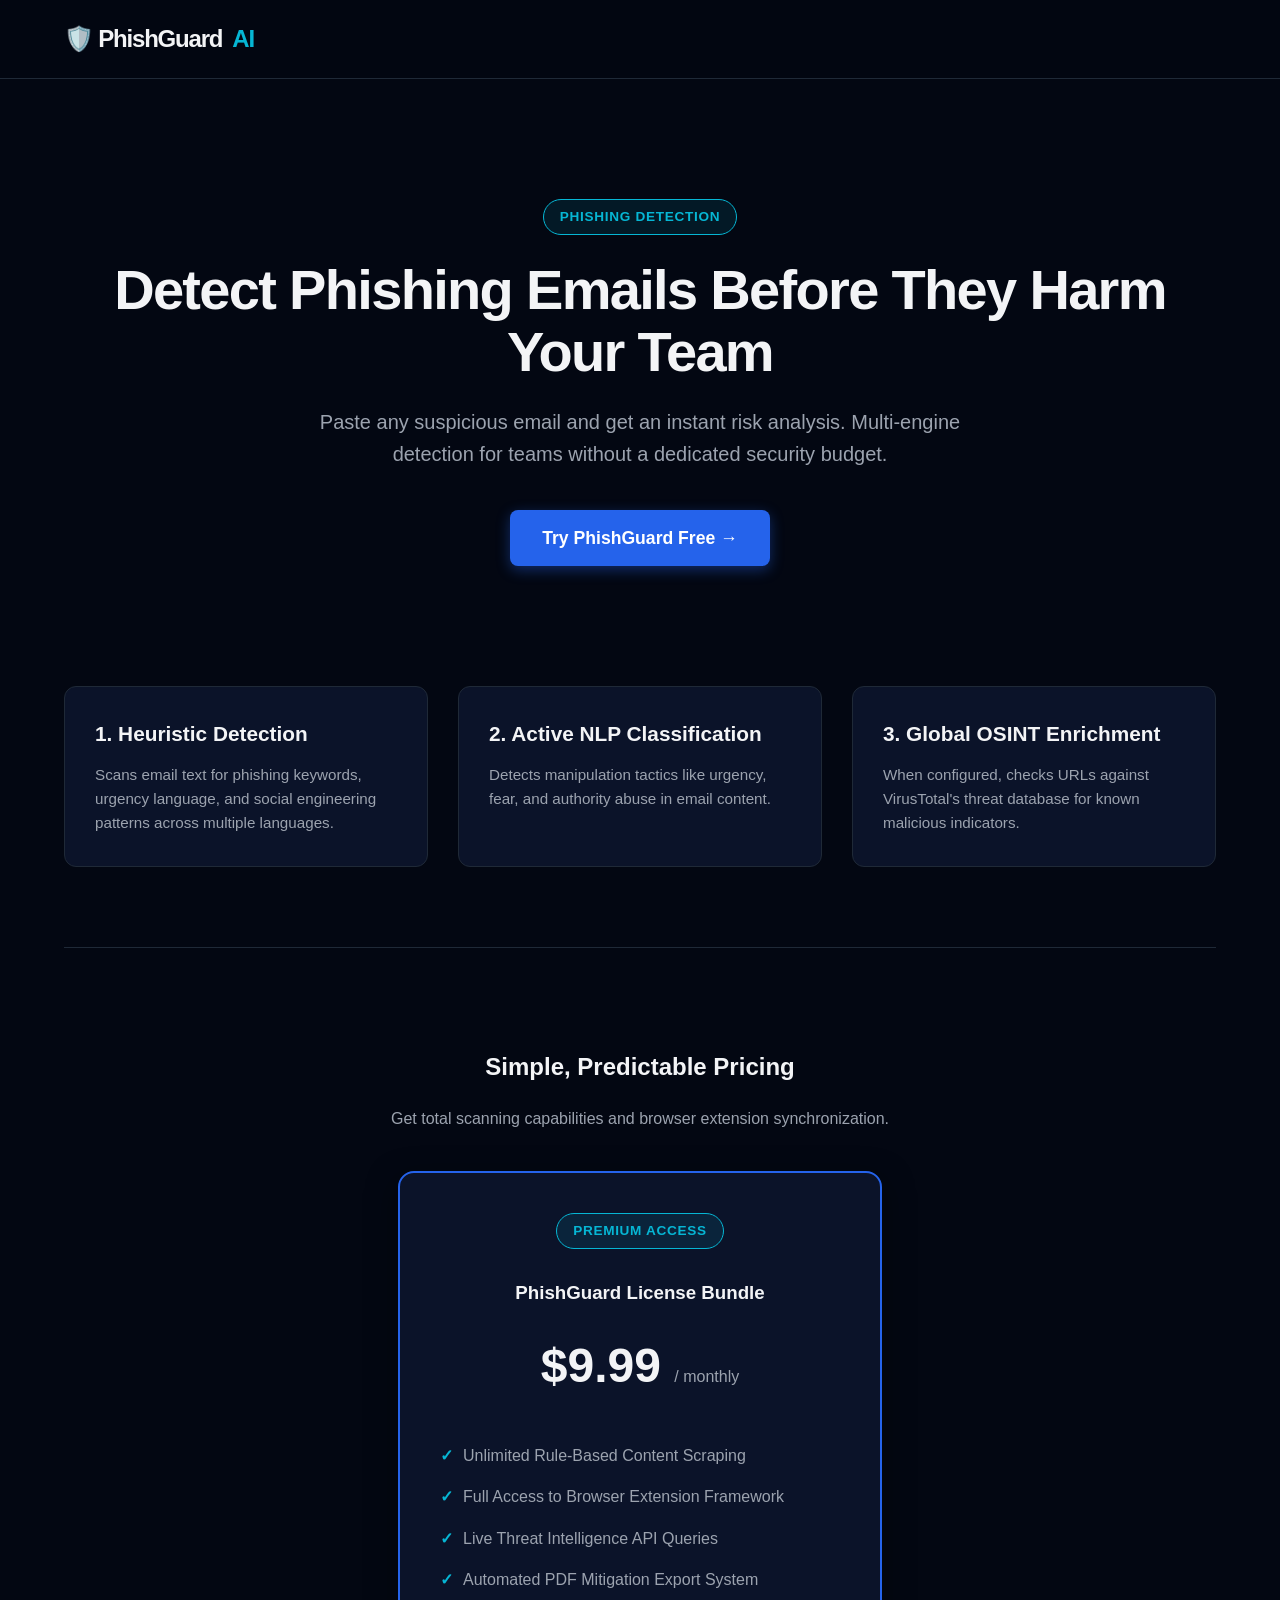
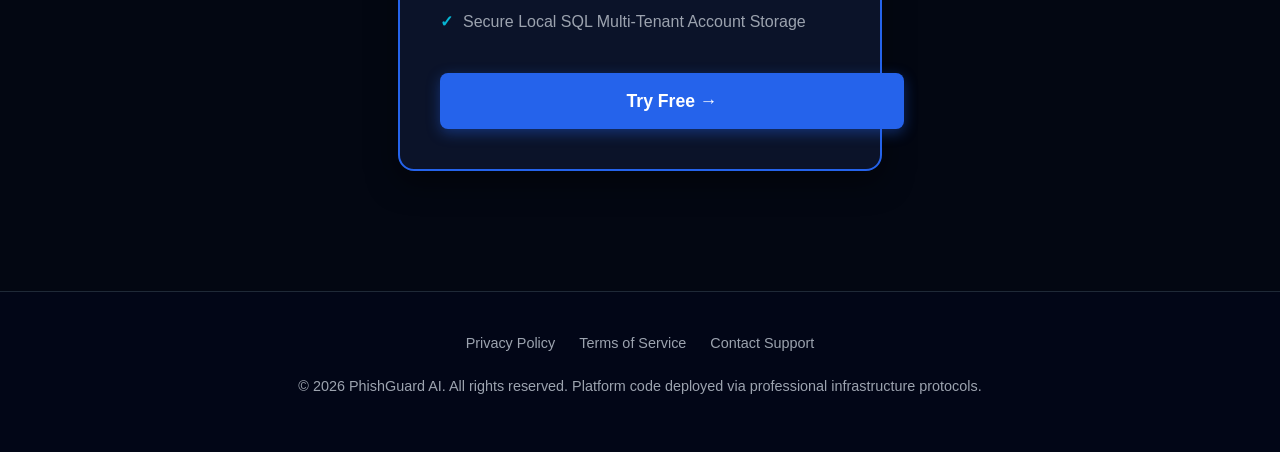
<file: index.html>
<!DOCTYPE html>
<html lang="en">
<head>
    <meta charset="UTF-8">
    <meta name="viewport" content="width=device-width, initial-scale=1.0">
    <title>PhishGuard AI — Advanced AI-Powered Phishing Detection & SecOps Triage</title>
    <style>
        :root {
            --bg-color: #030712;
            --card-bg: #0b1329;
            --accent-blue: #2563eb;
            --accent-cyan: #06b6d4;
            --text-main: #f3f4f6;
            --text-muted: #9ca3af;
            --border-color: #1f2937;
        }

        body {
            background-color: var(--bg-color);
            color: var(--text-main);
            font-family: -apple-system, BlinkMacSystemFont, "Segoe UI", Roboto, Helvetica, Arial, sans-serif;
            margin: 0;
            padding: 0;
            line-height: 1.6;
        }

        header {
            border-bottom: 1px solid var(--border-color);
            padding: 20px 5%;
            display: flex;
            justify-content: space-between;
            align-items: center;
            background: rgba(3, 7, 18, 0.8);
            backdrop-filter: blur(8px);
            position: sticky;
            top: 0;
            z-index: 100;
        }

        .logo {
            font-size: 1.5rem;
            font-weight: 800;
            letter-spacing: -0.05em;
            color: var(--text-main);
            display: flex;
            align-items: center;
            gap: 10px;
        }

        .logo span {
            color: var(--accent-cyan);
        }

        .container {
            max-width: 1200px;
            margin: 0 auto;
            padding: 40px 5%;
        }

        .hero {
            text-align: center;
            padding: 80px 0 60px 0;
        }

        .badge {
            background: rgba(6, 182, 212, 0.1);
            border: 1px solid var(--accent-cyan);
            color: var(--accent-cyan);
            padding: 6px 16px;
            border-radius: 9999px;
            font-size: 0.85rem;
            font-weight: 600;
            text-transform: uppercase;
            letter-spacing: 0.05em;
            display: inline-block;
            margin-bottom: 24px;
        }

        h1 {
            font-size: 3.5rem;
            font-weight: 800;
            letter-spacing: -0.03em;
            margin: 0 0 24px 0;
            line-height: 1.1;
        }

        h1 em {
            font-style: normal;
            background: linear-gradient(to right, #3b82f6, #06b6d4);
            -webkit-background-clip: text;
            -webkit-text-fill-color: transparent;
        }

        .lead {
            font-size: 1.25rem;
            color: var(--text-muted);
            max-width: 700px;
            margin: 0 auto 40px auto;
        }

        .cta-btn {
            background-color: var(--accent-blue);
            color: white;
            padding: 14px 32px;
            border-radius: 8px;
            font-weight: 600;
            text-decoration: none;
            font-size: 1.1rem;
            transition: all 0.2s ease;
            display: inline-block;
            box-shadow: 0 4px 14px rgba(37, 99, 235, 0.4);
            border: none;
            cursor: pointer;
        }

        .cta-btn:hover {
            background-color: #1d4ed8;
            transform: translateY(-2px);
        }

        .grid {
            display: grid;
            grid-template-columns: repeat(auto-fit, minmax(300px, 1fr));
            gap: 30px;
            margin-top: 60px;
        }

        .card {
            background-color: var(--card-bg);
            border: 1px solid var(--border-color);
            padding: 30px;
            border-radius: 12px;
            transition: border-color 0.2s ease;
        }

        .card:hover {
            border-color: rgba(6, 182, 212, 0.5);
        }

        .card h3 {
            font-size: 1.3rem;
            margin: 0 0 12px 0;
            color: var(--text-main);
        }

        .card p {
            color: var(--text-muted);
            margin: 0;
            font-size: 0.95rem;
        }

        .pricing-section {
            text-align: center;
            padding: 80px 0;
            border-top: 1px solid var(--border-color);
            margin-top: 80px;
        }

        .pricing-card {
            background-color: var(--card-bg);
            border: 2px solid var(--accent-blue);
            max-width: 400px;
            margin: 40px auto 0 auto;
            padding: 40px;
            border-radius: 16px;
            position: relative;
            box-shadow: 0 10px 30px rgba(0,0,0,0.5);
        }

        .price {
            font-size: 3rem;
            font-weight: 800;
            margin: 20px 0;
        }

        .price span {
            font-size: 1rem;
            color: var(--text-muted);
            font-weight: 400;
        }

        .features-list {
            list-style: none;
            padding: 0;
            margin: 30px 0;
            text-align: left;
        }

        .features-list li {
            padding: 8px 0;
            color: var(--text-muted);
            display: flex;
            align-items: center;
            gap: 10px;
        }

        .features-list li::before {
            content: "✓";
            color: var(--accent-cyan);
            font-weight: bold;
        }

        footer {
            border-top: 1px solid var(--border-color);
            padding: 40px 5%;
            text-align: center;
            background-color: #020617;
            font-size: 0.9rem;
            color: var(--text-muted);
        }

        .footer-links {
            margin-bottom: 20px;
            display: flex;
            justify-content: center;
            gap: 24px;
            flex-wrap: wrap;
        }

        .footer-links a {
            color: var(--text-muted);
            text-decoration: none;
            transition: color 0.2s ease;
        }

        .footer-links a:hover {
            color: var(--accent-cyan);
        }
    </style>

    <script>
        // Redirect to the live app
        function goToApp() {
            window.location.href = "https://sabersouihi-phishguard-ai.hf.space";
        }
    </script>
</head>
<body>

    <header>
        <div class="logo">🛡️ PhishGuard <span>AI</span></div>
    </header>

    <div class="container">
        <section class="hero">
            <div class="badge">Phishing Detection</div>
            <h1>Detect Phishing Emails Before They Harm Your Team</h1>
            <p class="lead">
                Paste any suspicious email and get an instant risk analysis. Multi-engine detection for teams without a dedicated security budget.
            </p>
            <a href="https://sabersouihi-phishguard-ai.hf.space" class="cta-btn" style="text-decoration:none;display:inline-block">Try PhishGuard Free →</a>
        </section>

        <section class="grid">
            <div class="card">
                <h3>1. Heuristic Detection</h3>
                <p>Scans email text for phishing keywords, urgency language, and social engineering patterns across multiple languages.</p>
            </div>
            <div class="card">
                <h3>2. Active NLP Classification</h3>
                <p>Detects manipulation tactics like urgency, fear, and authority abuse in email content.</p>
            </div>
            <div class="card">
                <h3>3. Global OSINT Enrichment</h3>
                <p>When configured, checks URLs against VirusTotal's threat database for known malicious indicators.</p>
            </div>
        </section>

        <section class="pricing-section" id="pricing">
            <h2>Simple, Predictable Pricing</h2>
            <p style="color: var(--text-muted)">Get total scanning capabilities and browser extension synchronization.</p>
            
            <div class="pricing-card">
                <div class="badge" style="margin-bottom: 10px;">Premium Access</div>
                <h3>PhishGuard License Bundle</h3>
                <div class="price">$9.99 <span>/ monthly</span></div>
                
                <ul class="features-list">
                    <li>Unlimited Rule-Based Content Scraping</li>
                    <li>Full Access to Browser Extension Framework</li>
                    <li>Live Threat Intelligence API Queries</li>
                    <li>Automated PDF Mitigation Export System</li>
                    <li>Secure Local SQL Multi-Tenant Account Storage</li>
                </ul>
                
                <a href="https://sabersouihi-phishguard-ai.hf.space" class="cta-btn" style="width:100%;text-align:center;text-decoration:none;display:block">Try Free →</a>
            </div>
        </section>
    </div>

    <footer>
        <div class="footer-links">
            <a href="#privacy" onclick="alert('Privacy Policy Block: PhishGuard AI enforces zero data logging principles. All textual analysis processes are performed contextually inside memory pools without persistence.')">Privacy Policy</a>
            <a href="#terms" onclick="alert('Terms of Service Block: Licensing provisions grant user rights for non-malicious defensive parsing use. Reverse-engineering of core rule heuristics is monitored.')">Terms of Service</a>
            <a href="mailto:support@yourdomain.com">Contact Support</a>
        </div>
        <p>&copy; 2026 PhishGuard AI. All rights reserved. Platform code deployed via professional infrastructure protocols.</p>
    </footer>

</body>
</html>
</file>
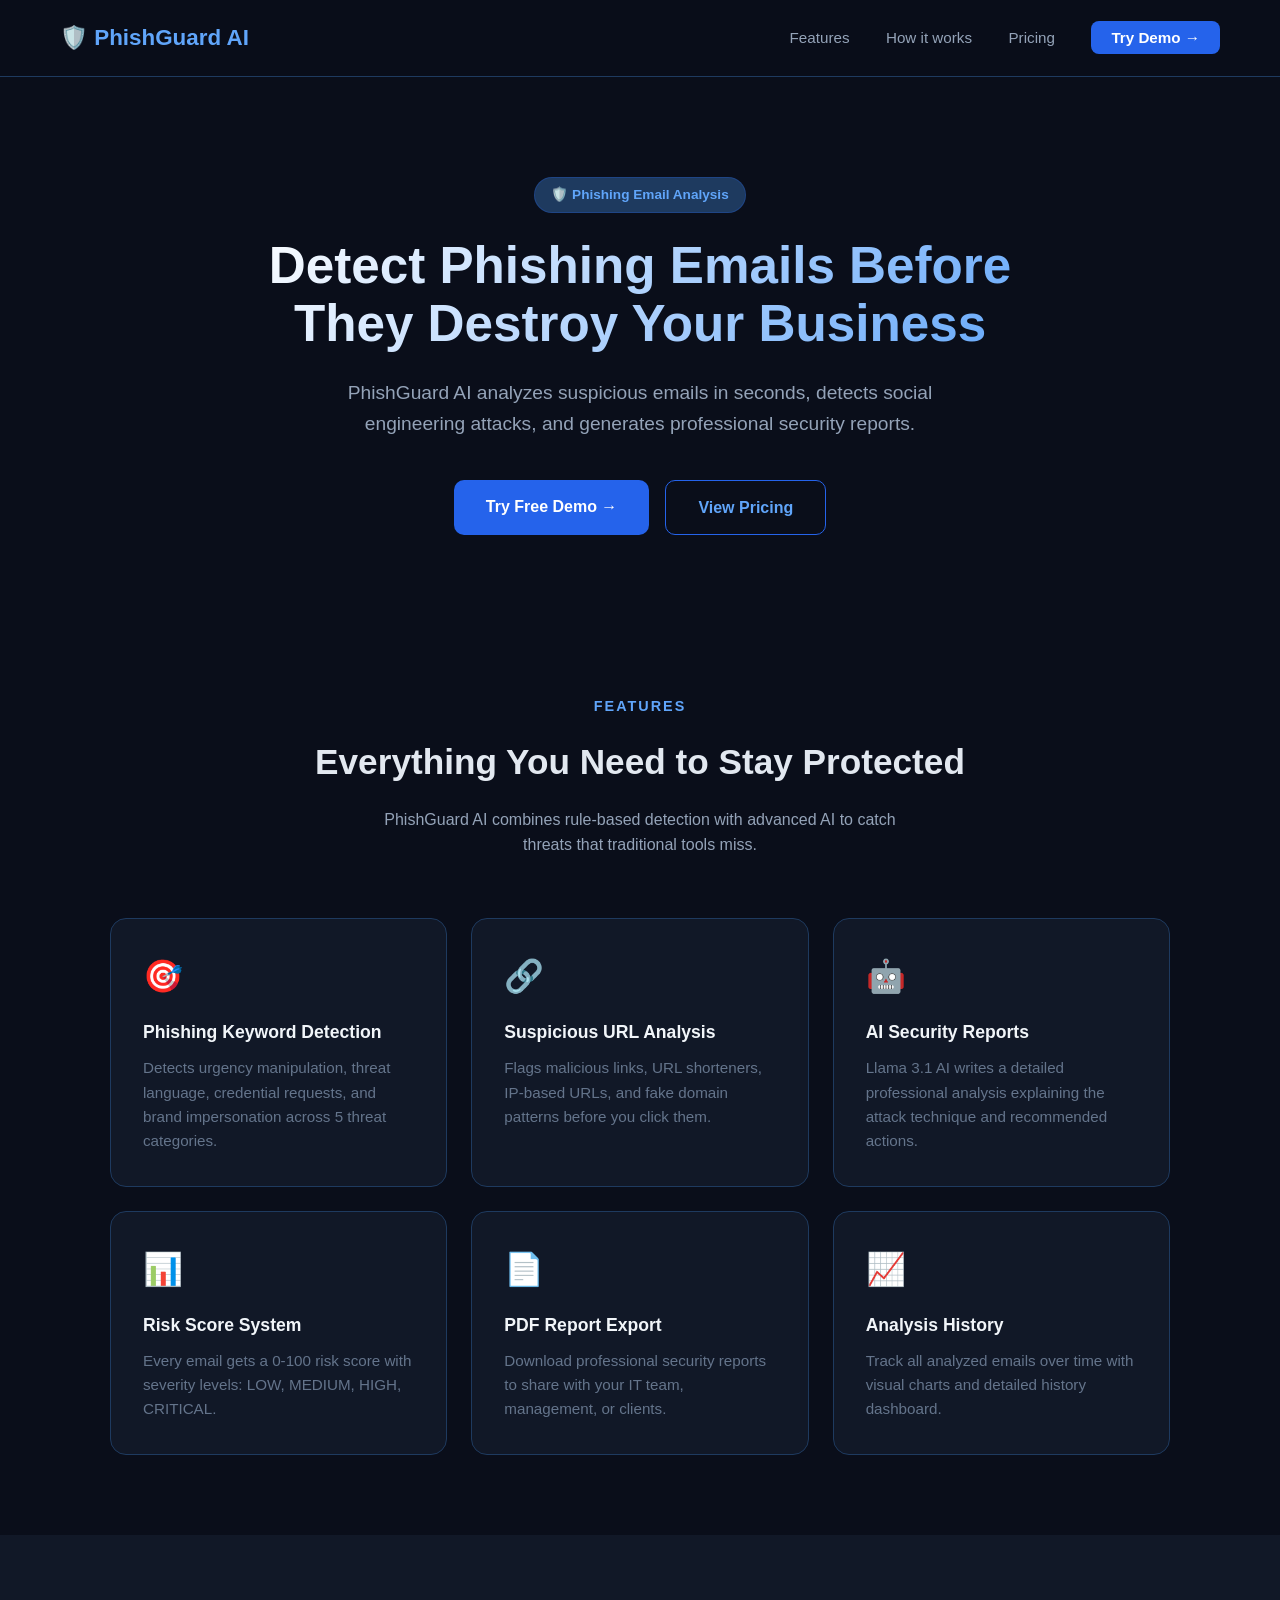
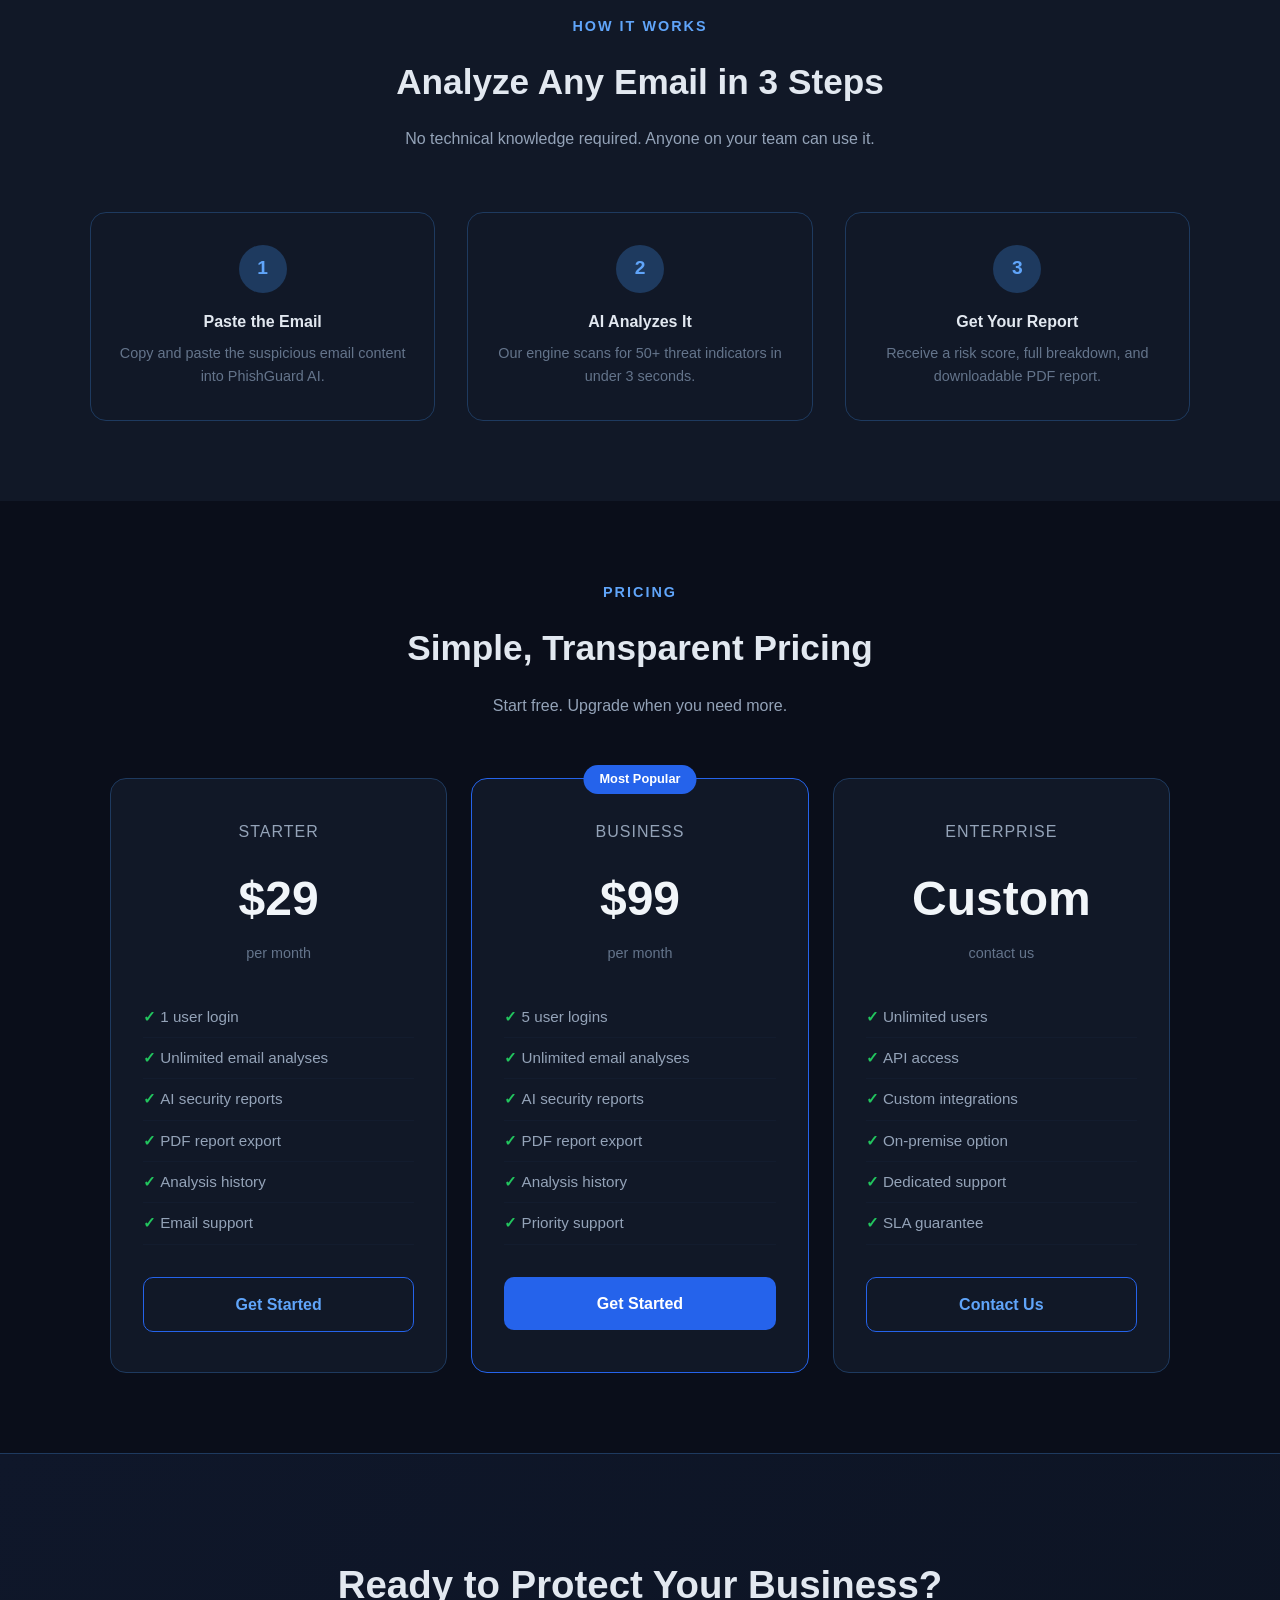
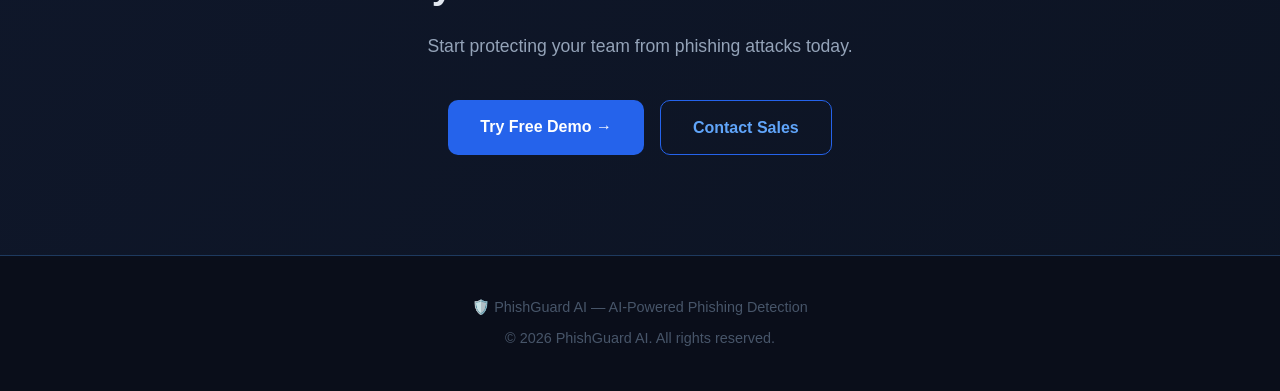
<file: docs/index.html>
<!DOCTYPE html>
<html lang="en">
<head>
    <meta charset="UTF-8">
    <meta name="viewport" content="width=device-width, initial-scale=1.0">
    <title>PhishGuard AI — AI-Powered Phishing Detection</title>
    <style>
        * { margin: 0; padding: 0; box-sizing: border-box; }

        body {
            font-family: -apple-system, BlinkMacSystemFont, 'Segoe UI', sans-serif;
            background: #0a0e1a;
            color: #e2e8f0;
            line-height: 1.6;
        }

        /* NAV */
        nav {
            display: flex;
            justify-content: space-between;
            align-items: center;
            padding: 20px 60px;
            border-bottom: 1px solid #1e3a5f;
            position: sticky;
            top: 0;
            background: #0a0e1aee;
            backdrop-filter: blur(10px);
            z-index: 100;
        }
        .logo {
            font-size: 1.4rem;
            font-weight: 800;
            color: #60a5fa;
        }
        .nav-links a {
            color: #94a3b8;
            text-decoration: none;
            margin-left: 32px;
            font-size: 0.95rem;
            transition: color 0.2s;
        }
        .nav-links a:hover { color: #60a5fa; }
        .nav-cta {
            background: #2563eb;
            color: white !important;
            padding: 8px 20px;
            border-radius: 8px;
            font-weight: 600;
        }
        .nav-cta:hover { background: #1d4ed8 !important; color: white !important; }

        /* HERO */
        .hero {
            text-align: center;
            padding: 100px 20px 80px;
            max-width: 860px;
            margin: 0 auto;
        }
        .badge {
            display: inline-block;
            background: #1e3a5f;
            color: #60a5fa;
            padding: 6px 16px;
            border-radius: 20px;
            font-size: 0.85rem;
            font-weight: 600;
            margin-bottom: 24px;
            border: 1px solid #2563eb44;
        }
        .hero h1 {
            font-size: 3.2rem;
            font-weight: 900;
            line-height: 1.15;
            margin-bottom: 24px;
            background: linear-gradient(135deg, #ffffff 0%, #60a5fa 100%);
            -webkit-background-clip: text;
            -webkit-text-fill-color: transparent;
        }
        .hero p {
            font-size: 1.2rem;
            color: #94a3b8;
            max-width: 600px;
            margin: 0 auto 40px;
        }
        .hero-buttons {
            display: flex;
            gap: 16px;
            justify-content: center;
            flex-wrap: wrap;
        }
        .btn-primary {
            background: #2563eb;
            color: white;
            padding: 14px 32px;
            border-radius: 10px;
            text-decoration: none;
            font-weight: 700;
            font-size: 1rem;
            transition: all 0.2s;
            border: none;
            cursor: pointer;
        }
        .btn-primary:hover { background: #1d4ed8; transform: translateY(-2px); }
        .btn-secondary {
            background: transparent;
            color: #60a5fa;
            padding: 14px 32px;
            border-radius: 10px;
            text-decoration: none;
            font-weight: 700;
            font-size: 1rem;
            border: 1px solid #2563eb;
            transition: all 0.2s;
        }
        .btn-secondary:hover { background: #1e3a5f; transform: translateY(-2px); }

        /* STATS */
        .stats {
            display: flex;
            justify-content: center;
            gap: 60px;
            padding: 60px 20px;
            border-top: 1px solid #1e3a5f;
            border-bottom: 1px solid #1e3a5f;
            flex-wrap: wrap;
        }
        .stat-item { text-align: center; }
        .stat-number {
            font-size: 2.4rem;
            font-weight: 900;
            color: #60a5fa;
        }
        .stat-label {
            color: #64748b;
            font-size: 0.9rem;
            margin-top: 4px;
        }

        /* FEATURES */
        .section {
            max-width: 1100px;
            margin: 0 auto;
            padding: 80px 20px;
        }
        .section-label {
            text-align: center;
            color: #60a5fa;
            font-weight: 700;
            font-size: 0.9rem;
            letter-spacing: 2px;
            text-transform: uppercase;
            margin-bottom: 16px;
        }
        .section-title {
            text-align: center;
            font-size: 2.2rem;
            font-weight: 800;
            margin-bottom: 16px;
        }
        .section-subtitle {
            text-align: center;
            color: #94a3b8;
            max-width: 560px;
            margin: 0 auto 60px;
        }

        .features-grid {
            display: grid;
            grid-template-columns: repeat(auto-fit, minmax(300px, 1fr));
            gap: 24px;
        }
        .feature-card {
            background: #111827;
            border: 1px solid #1e3a5f;
            border-radius: 16px;
            padding: 32px;
            transition: all 0.2s;
        }
        .feature-card:hover {
            border-color: #2563eb;
            transform: translateY(-4px);
        }
        .feature-icon {
            font-size: 2rem;
            margin-bottom: 16px;
        }
        .feature-title {
            font-size: 1.1rem;
            font-weight: 700;
            margin-bottom: 10px;
            color: #f1f5f9;
        }
        .feature-desc { color: #64748b; font-size: 0.95rem; }

        /* HOW IT WORKS */
        .steps {
            display: grid;
            grid-template-columns: repeat(auto-fit, minmax(220px, 1fr));
            gap: 32px;
            margin-top: 60px;
        }
        .step {
            text-align: center;
            padding: 32px 24px;
            background: #111827;
            border-radius: 16px;
            border: 1px solid #1e3a5f;
        }
        .step-number {
            width: 48px;
            height: 48px;
            background: #1e3a5f;
            color: #60a5fa;
            border-radius: 50%;
            display: flex;
            align-items: center;
            justify-content: center;
            font-weight: 800;
            font-size: 1.2rem;
            margin: 0 auto 16px;
        }
        .step h3 { margin-bottom: 8px; font-size: 1rem; }
        .step p { color: #64748b; font-size: 0.9rem; }

        /* PRICING */
        .pricing-grid {
            display: grid;
            grid-template-columns: repeat(auto-fit, minmax(280px, 1fr));
            gap: 24px;
            margin-top: 60px;
        }
        .pricing-card {
            background: #111827;
            border: 1px solid #1e3a5f;
            border-radius: 16px;
            padding: 40px 32px;
            text-align: center;
            transition: all 0.2s;
        }
        .pricing-card.popular {
            border-color: #2563eb;
            position: relative;
        }
        .popular-badge {
            position: absolute;
            top: -14px;
            left: 50%;
            transform: translateX(-50%);
            background: #2563eb;
            color: white;
            padding: 4px 16px;
            border-radius: 20px;
            font-size: 0.8rem;
            font-weight: 700;
        }
        .pricing-name {
            font-size: 1rem;
            color: #94a3b8;
            margin-bottom: 16px;
            text-transform: uppercase;
            letter-spacing: 1px;
        }
        .pricing-price {
            font-size: 3rem;
            font-weight: 900;
            color: #f1f5f9;
            margin-bottom: 4px;
        }
        .pricing-period { color: #64748b; font-size: 0.9rem; margin-bottom: 32px; }
        .pricing-features { list-style: none; margin-bottom: 32px; text-align: left; }
        .pricing-features li {
            padding: 8px 0;
            color: #94a3b8;
            font-size: 0.95rem;
            border-bottom: 1px solid #1e3a5f22;
        }
        .pricing-features li::before {
            content: "✓ ";
            color: #22c55e;
            font-weight: 700;
        }

        /* TESTIMONIALS */
        .testimonials-grid {
            display: grid;
            grid-template-columns: repeat(auto-fit, minmax(300px, 1fr));
            gap: 24px;
            margin-top: 60px;
        }
        .testimonial {
            background: #111827;
            border: 1px solid #1e3a5f;
            border-radius: 16px;
            padding: 32px;
        }
        .testimonial-text {
            color: #94a3b8;
            font-size: 0.95rem;
            margin-bottom: 20px;
            font-style: italic;
        }
        .testimonial-author { font-weight: 700; color: #f1f5f9; }
        .testimonial-role { color: #64748b; font-size: 0.85rem; }

        /* CTA */
        .cta-section {
            text-align: center;
            padding: 100px 20px;
            background: linear-gradient(135deg, #0f172a 0%, #1e3a5f22 100%);
            border-top: 1px solid #1e3a5f;
        }
        .cta-section h2 {
            font-size: 2.4rem;
            font-weight: 900;
            margin-bottom: 16px;
        }
        .cta-section p {
            color: #94a3b8;
            margin-bottom: 40px;
            font-size: 1.1rem;
        }

        /* FOOTER */
        footer {
            text-align: center;
            padding: 40px 20px;
            border-top: 1px solid #1e3a5f;
            color: #475569;
            font-size: 0.9rem;
        }

        @media (max-width: 768px) {
            nav { padding: 16px 20px; }
            .nav-links { display: none; }
            .hero h1 { font-size: 2rem; }
            .stats { gap: 32px; }
        }
    </style>
</head>
<body>

<!-- NAV -->
<nav>
    <div class="logo">🛡️ PhishGuard AI</div>
    <div class="nav-links">
        <a href="#features">Features</a>
        <a href="#how-it-works">How it works</a>
        <a href="#pricing">Pricing</a>
        <a href="https://phishguard-okmkdupa4om23rq6e78bad.streamlit.app" class="nav-cta">Try Demo →</a>
    </div>
</nav>

<!-- HERO -->
<section class="hero">
    <div class="badge">🛡️ Phishing Email Analysis</div>
    <h1>Detect Phishing Emails Before They Destroy Your Business</h1>
    <p>PhishGuard AI analyzes suspicious emails in seconds, detects social engineering attacks, and generates professional security reports.</p>
    <div class="hero-buttons">
        <a href="https://phishguard-okmkdupa4om23rq6e78bad.streamlit.app" class="btn-primary">Try Free Demo →</a>
        <a href="#pricing" class="btn-secondary">View Pricing</a>
    </div>
</section>

<!-- STATS (removed — fabricated stats) -->

<!-- FEATURES -->
<section class="section" id="features">
    <div class="section-label">Features</div>
    <h2 class="section-title">Everything You Need to Stay Protected</h2>
    <p class="section-subtitle">PhishGuard AI combines rule-based detection with advanced AI to catch threats that traditional tools miss.</p>

    <div class="features-grid">
        <div class="feature-card">
            <div class="feature-icon">🎯</div>
            <div class="feature-title">Phishing Keyword Detection</div>
            <div class="feature-desc">Detects urgency manipulation, threat language, credential requests, and brand impersonation across 5 threat categories.</div>
        </div>
        <div class="feature-card">
            <div class="feature-icon">🔗</div>
            <div class="feature-title">Suspicious URL Analysis</div>
            <div class="feature-desc">Flags malicious links, URL shorteners, IP-based URLs, and fake domain patterns before you click them.</div>
        </div>
        <div class="feature-card">
            <div class="feature-icon">🤖</div>
            <div class="feature-title">AI Security Reports</div>
            <div class="feature-desc">Llama 3.1 AI writes a detailed professional analysis explaining the attack technique and recommended actions.</div>
        </div>
        <div class="feature-card">
            <div class="feature-icon">📊</div>
            <div class="feature-title">Risk Score System</div>
            <div class="feature-desc">Every email gets a 0-100 risk score with severity levels: LOW, MEDIUM, HIGH, CRITICAL.</div>
        </div>
        <div class="feature-card">
            <div class="feature-icon">📄</div>
            <div class="feature-title">PDF Report Export</div>
            <div class="feature-desc">Download professional security reports to share with your IT team, management, or clients.</div>
        </div>
        <div class="feature-card">
            <div class="feature-icon">📈</div>
            <div class="feature-title">Analysis History</div>
            <div class="feature-desc">Track all analyzed emails over time with visual charts and detailed history dashboard.</div>
        </div>
    </div>
</section>

<!-- HOW IT WORKS -->
<section class="section" id="how-it-works" style="background:#111827; max-width:100%; padding:80px 20px;">
    <div style="max-width:1100px; margin:0 auto;">
        <div class="section-label">How it works</div>
        <h2 class="section-title">Analyze Any Email in 3 Steps</h2>
        <p class="section-subtitle">No technical knowledge required. Anyone on your team can use it.</p>

        <div class="steps">
            <div class="step">
                <div class="step-number">1</div>
                <h3>Paste the Email</h3>
                <p>Copy and paste the suspicious email content into PhishGuard AI.</p>
            </div>
            <div class="step">
                <div class="step-number">2</div>
                <h3>AI Analyzes It</h3>
                <p>Our engine scans for 50+ threat indicators in under 3 seconds.</p>
            </div>
            <div class="step">
                <div class="step-number">3</div>
                <h3>Get Your Report</h3>
                <p>Receive a risk score, full breakdown, and downloadable PDF report.</p>
            </div>
        </div>
    </div>
</section>

<!-- PRICING -->
<section class="section" id="pricing">
    <div class="section-label">Pricing</div>
    <h2 class="section-title">Simple, Transparent Pricing</h2>
    <p class="section-subtitle">Start free. Upgrade when you need more.</p>

    <div class="pricing-grid">
        <div class="pricing-card">
            <div class="pricing-name">Starter</div>
            <div class="pricing-price">$29</div>
            <div class="pricing-period">per month</div>
            <ul class="pricing-features">
                <li>1 user login</li>
                <li>Unlimited email analyses</li>
                <li>AI security reports</li>
                <li>PDF report export</li>
                <li>Analysis history</li>
                <li>Email support</li>
            </ul>
            <a href="mailto:contact@phishguard.ai" class="btn-secondary" style="display:block; text-align:center;">Get Started</a>
        </div>

        <div class="pricing-card popular">
            <div class="popular-badge">Most Popular</div>
            <div class="pricing-name">Business</div>
            <div class="pricing-price">$99</div>
            <div class="pricing-period">per month</div>
            <ul class="pricing-features">
                <li>5 user logins</li>
                <li>Unlimited email analyses</li>
                <li>AI security reports</li>
                <li>PDF report export</li>
                <li>Analysis history</li>
                <li>Priority support</li>
            </ul>
            <a href="mailto:contact@phishguard.ai" class="btn-primary" style="display:block; text-align:center;">Get Started</a>
        </div>

        <div class="pricing-card">
            <div class="pricing-name">Enterprise</div>
            <div class="pricing-price">Custom</div>
            <div class="pricing-period">contact us</div>
            <ul class="pricing-features">
                <li>Unlimited users</li>
                <li>API access</li>
                <li>Custom integrations</li>
                <li>On-premise option</li>
                <li>Dedicated support</li>
                <li>SLA guarantee</li>
            </ul>
            <a href="mailto:contact@phishguard.ai" class="btn-secondary" style="display:block; text-align:center;">Contact Us</a>
        </div>
    </div>
</section>

<!-- TESTIMONIALS (removed — no real testimonials yet) -->

<!-- CTA -->
<section class="cta-section">
    <h2>Ready to Protect Your Business?</h2>
    <p>Start protecting your team from phishing attacks today.</p>
    <div class="hero-buttons">
        <a href="https://phishguard-okmkdupa4om23rq6e78bad.streamlit.app" class="btn-primary">Try Free Demo →</a>
        <a href="mailto:contact@phishguard.ai" class="btn-secondary">Contact Sales</a>
    </div>
</section>

<!-- FOOTER -->
<footer>
    <p>🛡️ PhishGuard AI — AI-Powered Phishing Detection</p>
    <p style="margin-top:8px">© 2026 PhishGuard AI. All rights reserved.</p>
</footer>

</body>
</html>
</file>
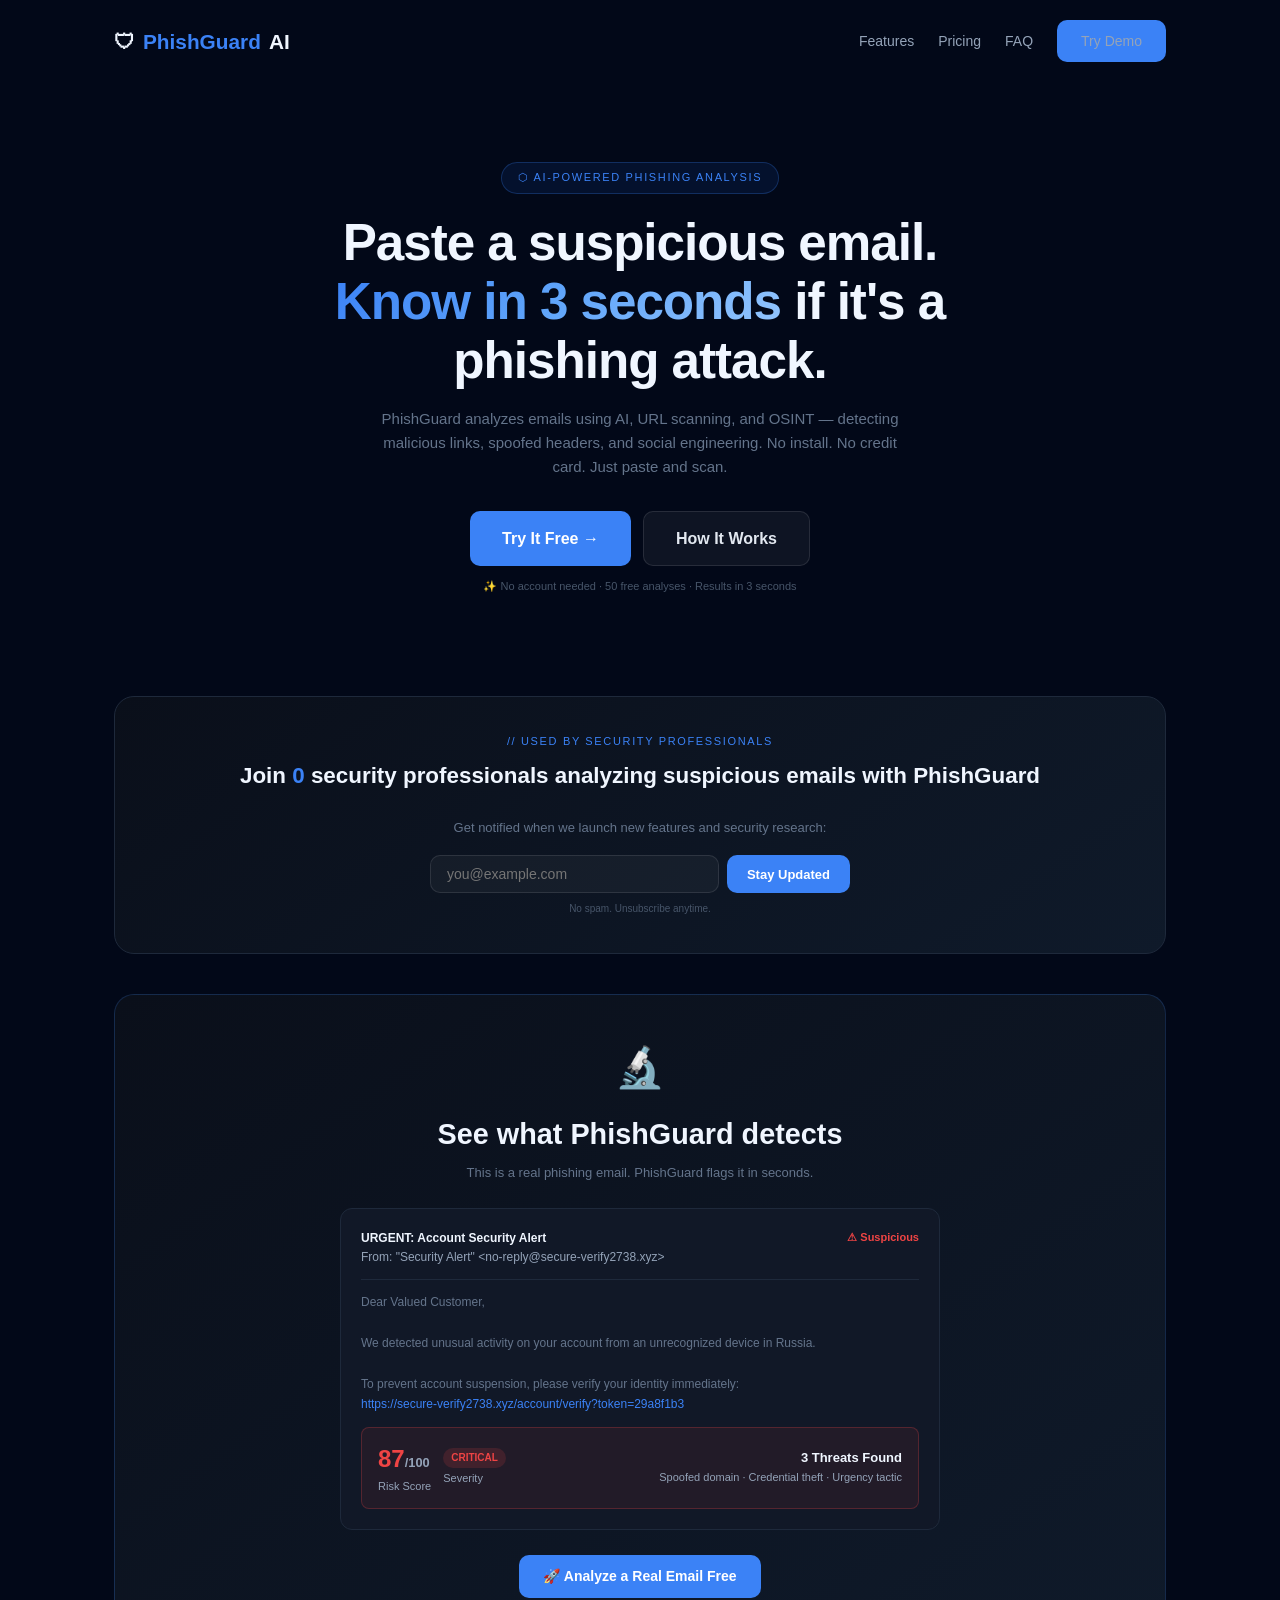
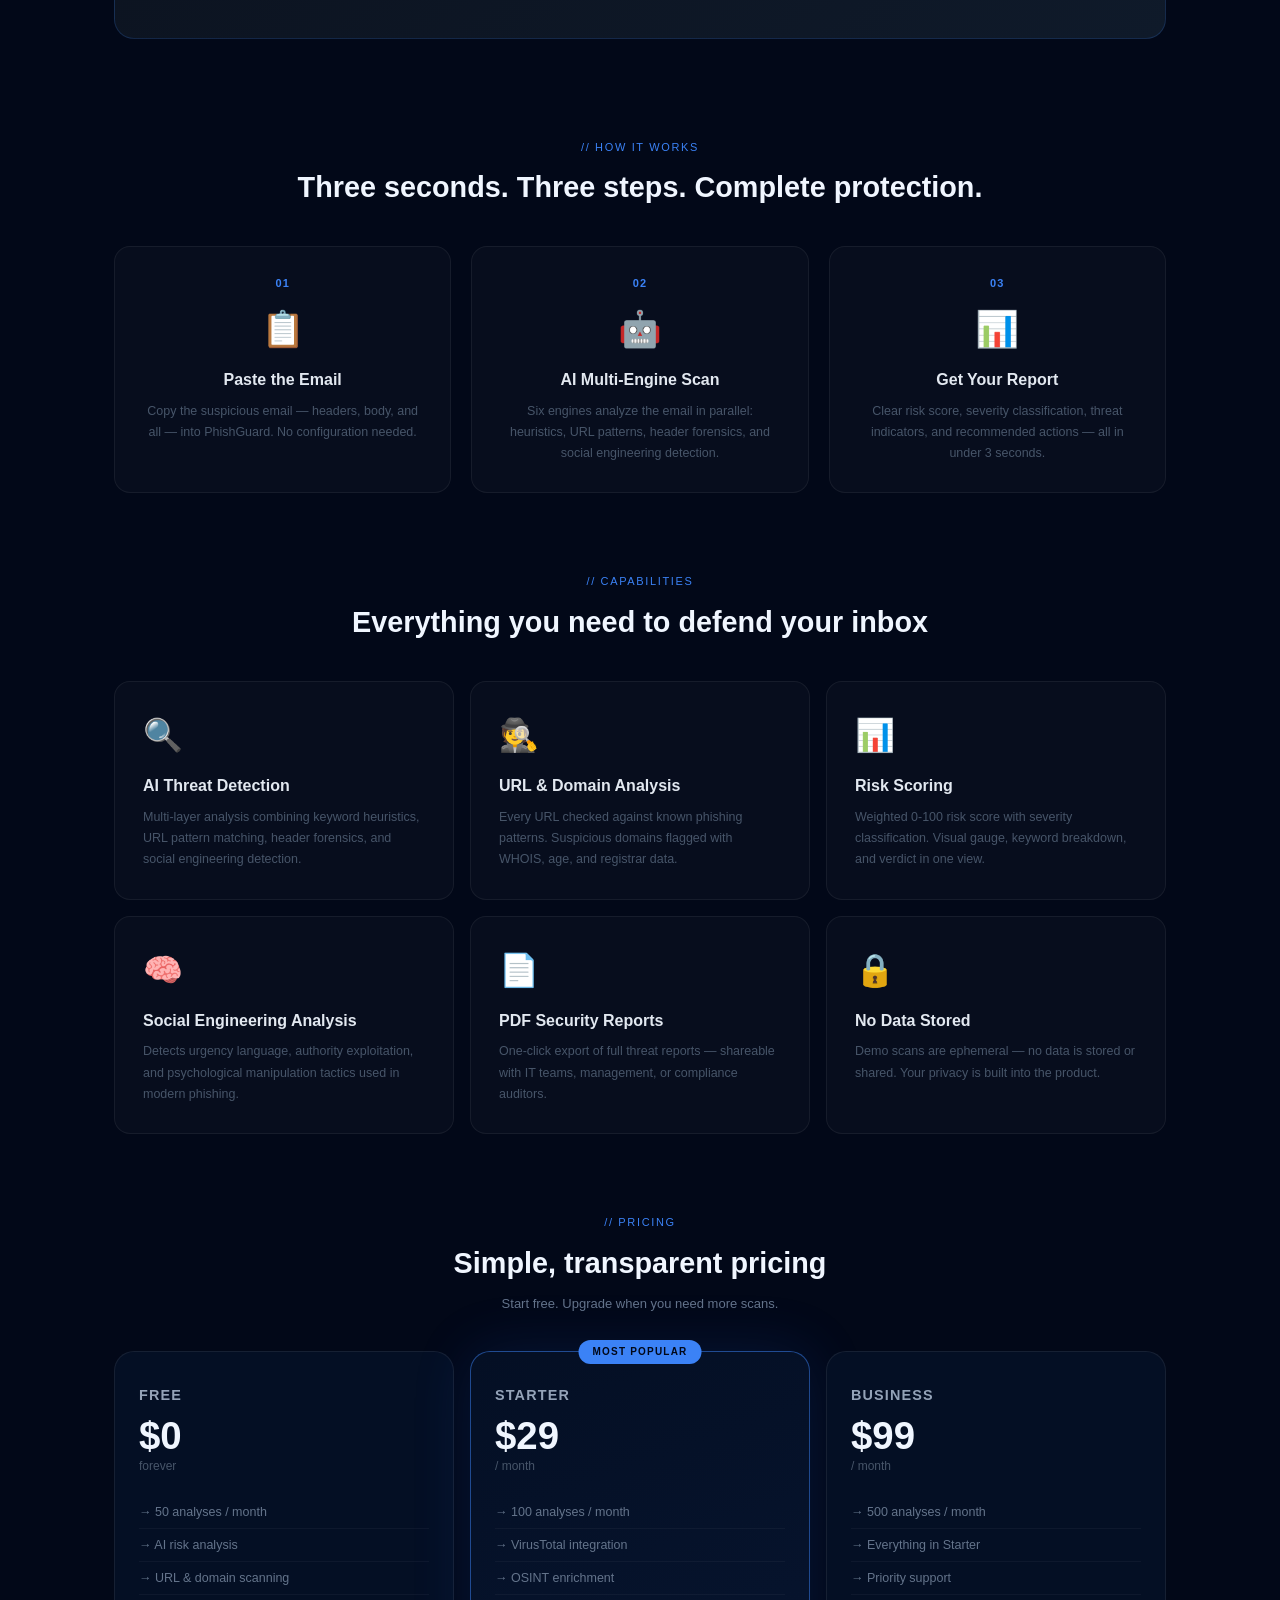
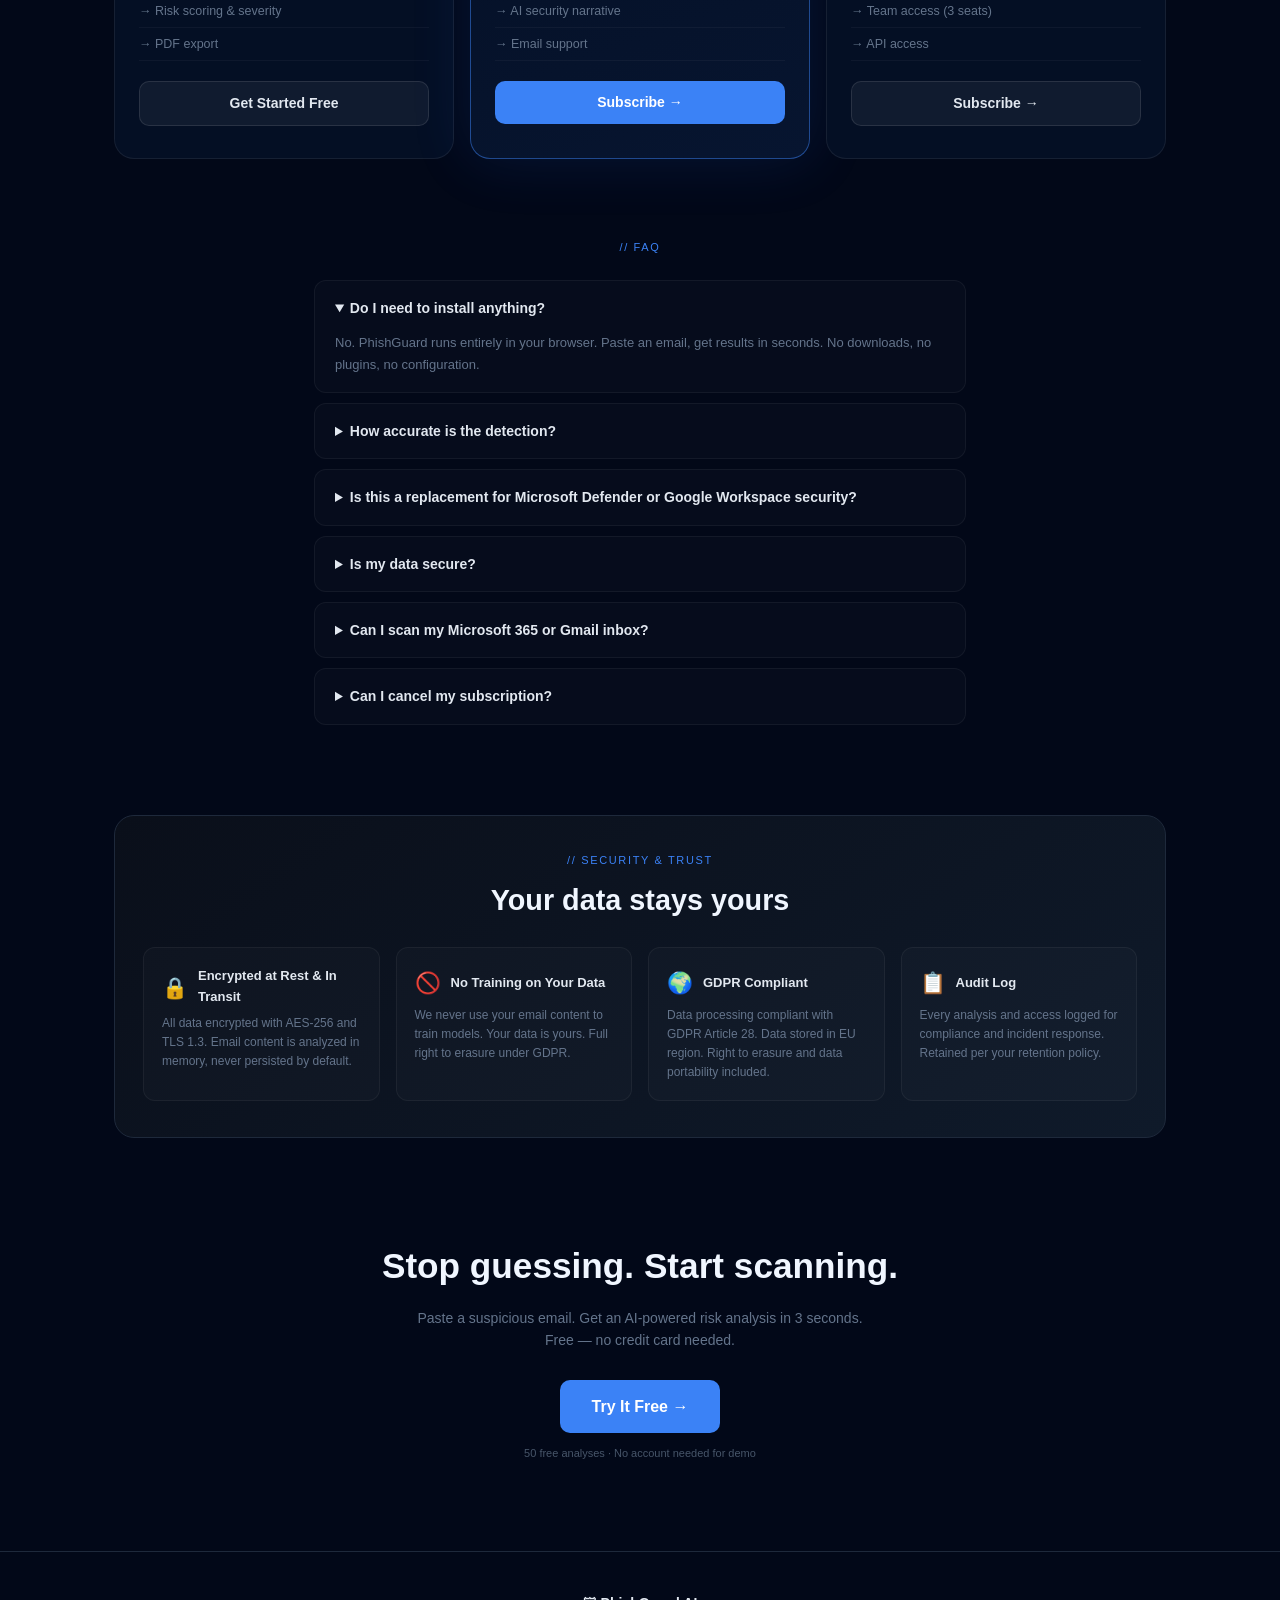
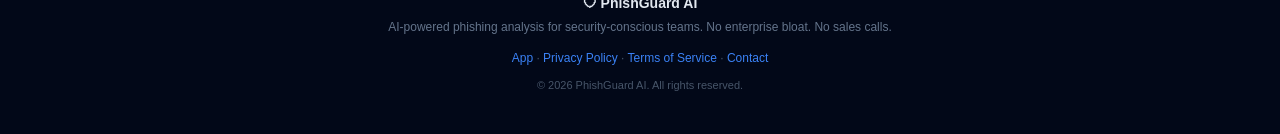
<file: landing/index.html>
<!DOCTYPE html>
<html lang="en">
<head>
  <meta charset="UTF-8">
  <meta name="viewport" content="width=device-width, initial-scale=1.0">
  <title>PhishGuard AI — Analyze Suspicious Emails in 3 Seconds</title>
  <meta name="description" content="Paste any suspicious email. Get an instant AI-powered risk analysis with URL scanning, OSINT enrichment, and threat narrative. Free tier — no credit card needed.">
  <script defer data-domain="sabersouihi-phishguard-ai.hf.space" src="https://plausible.io/js/script.js"></script>
  <style>
    *, *::before, *::after { box-sizing: border-box; margin: 0; padding: 0; }
    body { font-family: -apple-system, BlinkMacSystemFont, 'Segoe UI', Roboto, 'Helvetica Neue', Arial, sans-serif; background: #020818; color: #e2e8f0; line-height: 1.6; }
    .container { max-width: 1100px; margin: 0 auto; padding: 0 24px; }
    nav { display: flex; align-items: center; justify-content: space-between; padding: 20px 24px; max-width: 1100px; margin: 0 auto; }
    .logo { font-size: 1.3rem; font-weight: 800; color: #f0f6ff; display: flex; align-items: center; gap: 8px; }
    .logo span { color: #3b82f6; }
    .nav-links { display: flex; gap: 24px; align-items: center; }
    .nav-links a { color: #94a3b8; text-decoration: none; font-size: 14px; font-weight: 500; transition: color .2s; }
    .nav-links a:hover { color: #f0f6ff; }
    .btn { display: inline-flex; align-items: center; gap: 6px; padding: 10px 24px; border-radius: 10px; font-weight: 700; font-size: 14px; text-decoration: none; transition: all .2s; cursor: pointer; border: none; }
    .btn-primary { background: #3b82f6; color: #fff; }
    .btn-primary:hover { background: #2563eb; transform: translateY(-1px); box-shadow: 0 8px 30px rgba(37,99,235,.25); }
    .btn-secondary { background: rgba(255,255,255,.05); color: #e2e8f0; border: 1px solid rgba(255,255,255,.1); }
    .btn-secondary:hover { background: rgba(255,255,255,.1); border-color: rgba(255,255,255,.2); }
    .btn-lg { padding: 14px 32px; font-size: 16px; }
    .hero { padding: 80px 0 60px; text-align: center; position: relative; overflow: hidden; }
    .hero-grid { display: none; position: absolute; inset: 0; background-image: linear-gradient(rgba(37,99,235,.06) 1px, transparent 1px), linear-gradient(90deg,rgba(37,99,235,.06) 1px, transparent 1px); background-size: 60px 60px; mask-image: radial-gradient(ellipse 80% 80% at 50% 50%, black 20%, transparent 100%); }
    .hero-badge { display: inline-flex; align-items: center; gap: 6px; background: rgba(37,99,235,.1); border: 1px solid rgba(59,130,246,.25); border-radius: 100px; padding: 6px 16px; font-size: 11px; font-weight: 500; color: #3b82f6; letter-spacing: .15em; text-transform: uppercase; margin-bottom: 20px; }
    .hero h1 { font-size: clamp(2rem, 4vw, 3.2rem); font-weight: 800; line-height: 1.15; color: #f0f6ff; max-width: 700px; margin: 0 auto 16px; letter-spacing: -.02em; }
    .hero h1 span { background: linear-gradient(135deg, #3b82f6, #60a5fa, #93c5fd); -webkit-background-clip: text; -webkit-text-fill-color: transparent; background-clip: text; }
    .hero p { color: #64748b; max-width: 520px; margin: 0 auto 32px; font-size: 15px; }
    .hero-ctas { display: flex; gap: 12px; justify-content: center; flex-wrap: wrap; }
    .trust-bar { text-align: center; padding: 16px 0 40px; }
    .trust-bar span { color: #475569; font-size: 10px; letter-spacing: .12em; text-transform: uppercase; }
    .trust-bar .stats { display: flex; justify-content: center; gap: 28px; margin-top: 12px; flex-wrap: wrap; }
    .trust-bar .stats span { color: #334155; font-size: 12px; font-weight: 600; text-transform: none; letter-spacing: 0; }
    .demo-section { background: linear-gradient(145deg,#0a0f1a,#0f1a2a); border: 1px solid rgba(59,130,246,.2); border-radius: 20px; padding: 40px 32px; text-align: center; margin: 0 0 60px; }
    .demo-section h2 { font-size: clamp(1.3rem,2.5vw,1.8rem); font-weight: 800; color: #f0f6ff; margin: 12px 0 6px; }
    .demo-section p { color: #64748b; font-size: 13px; max-width: 450px; margin: 0 auto 24px; }
    .demo-preview { background: #111827; border: 1px solid #1e293b; border-radius: 12px; padding: 20px; text-align: left; max-width: 600px; margin: 0 auto; }
    .demo-preview .email-header { display: flex; justify-content: space-between; margin-bottom: 12px; padding-bottom: 12px; border-bottom: 1px solid #1e293b; }
    .demo-preview .email-header div { font-size: 12px; color: #94a3b8; }
    .demo-preview .email-header .subject { color: #f0f6ff; font-weight: 600; }
    .demo-preview .result { display: flex; align-items: center; gap: 12px; background: rgba(239,68,68,.08); border: 1px solid rgba(239,68,68,.25); border-radius: 8px; padding: 12px 16px; margin-top: 12px; }
    .demo-preview .result .score { font-size: 1.5rem; font-weight: 800; color: #ef4444; }
    .demo-preview .result .label { font-size: 11px; color: #94a3b8; }
    .demo-preview .result .badge { background: rgba(239,68,68,.15); color: #ef4444; font-size: 10px; font-weight: 700; padding: 2px 8px; border-radius: 100px; }
    .how-it-works { padding: 40px 0; }
    .how-it-works .label { text-align: center; color: #3b82f6; font-size: 11px; letter-spacing: .15em; text-transform: uppercase; margin-bottom: 8px; }
    .how-it-works h2 { text-align: center; font-size: clamp(1.3rem,2.5vw,1.8rem); font-weight: 800; color: #f0f6ff; margin-bottom: 36px; }
    .steps { display: grid; grid-template-columns: repeat(auto-fit, minmax(280px, 1fr)); gap: 20px; }
    .step { background: rgba(255,255,255,.025); border: 1px solid rgba(255,255,255,.06); border-radius: 16px; padding: 28px; text-align: center; transition: all .25s; }
    .step:hover { border-color: rgba(59,130,246,.25); transform: translateY(-2px); }
    .step .num { color: #3b82f6; font-size: 11px; font-weight: 700; letter-spacing: .1em; margin-bottom: 8px; }
    .step .icon { font-size: 2.2rem; margin-bottom: 10px; }
    .step h3 { font-size: 1rem; font-weight: 700; color: #e2e8f0; margin-bottom: 8px; }
    .step p { color: #475569; font-size: 12.5px; line-height: 1.7; }
    .features { padding: 40px 0; }
    .features .label { text-align: center; color: #3b82f6; font-size: 11px; letter-spacing: .15em; text-transform: uppercase; margin-bottom: 8px; }
    .features h2 { text-align: center; font-size: clamp(1.3rem,2.5vw,1.8rem); font-weight: 800; color: #f0f6ff; margin-bottom: 36px; }
    .feature-grid { display: grid; grid-template-columns: repeat(auto-fit, minmax(300px, 1fr)); gap: 16px; }
    .feature-card { background: rgba(255,255,255,.025); border: 1px solid rgba(255,255,255,.06); border-radius: 16px; padding: 28px; transition: all .25s; }
    .feature-card:hover { border-color: rgba(59,130,246,.25); transform: translateY(-2px); }
    .feature-card .icon { font-size: 2rem; margin-bottom: 12px; }
    .feature-card h3 { font-size: 1rem; font-weight: 700; color: #e2e8f0; margin-bottom: 8px; }
    .feature-card p { color: #475569; font-size: 12.5px; line-height: 1.7; }
    .pricing { padding: 40px 0; }
    .pricing .label { text-align: center; color: #3b82f6; font-size: 11px; letter-spacing: .15em; text-transform: uppercase; margin-bottom: 8px; }
    .pricing h2 { text-align: center; font-size: clamp(1.3rem,2.5vw,1.8rem); font-weight: 800; color: #f0f6ff; margin-bottom: 8px; }
    .pricing .subtitle { text-align: center; color: #64748b; font-size: 13px; margin-bottom: 36px; }
    .plan-grid { display: grid; grid-template-columns: repeat(auto-fit, minmax(220px, 1fr)); gap: 16px; }
    .plan { background: #040f24; border: 1px solid rgba(255,255,255,.07); border-radius: 20px; padding: 32px 24px; position: relative; transition: transform .2s; }
    .plan:hover { transform: translateY(-3px); }
    .plan.featured { border-color: rgba(59,130,246,.5); background: linear-gradient(160deg,#040f24,#071530); box-shadow: 0 0 60px rgba(37,99,235,.15); }
    .plan .badge { position: absolute; top: -12px; left: 50%; transform: translateX(-50%); background: #3b82f6; color: #020818; font-size: 10px; font-weight: 700; padding: 4px 14px; border-radius: 100px; letter-spacing: .12em; text-transform: uppercase; }
    .plan .name { font-size: .9rem; font-weight: 700; color: #94a3b8; margin-bottom: 10px; letter-spacing: .08em; }
    .plan .price { font-size: 2.4rem; font-weight: 800; color: #f0f6ff; line-height: 1; margin-bottom: 2px; }
    .plan .period { color: #475569; font-size: 12px; margin-bottom: 20px; }
    .plan ul { list-style: none; padding: 0; }
    .plan li { color: #64748b; font-size: 12.5px; padding: 6px 0; border-bottom: 1px solid rgba(255,255,255,.04); }
    .plan li::before { content: "→ "; }
    .plan .btn { width: 100%; justify-content: center; margin-top: 20px; }
    .faq { padding: 40px 0; max-width: 700px; margin: 0 auto; }
    .faq .label { text-align: center; color: #3b82f6; font-size: 11px; letter-spacing: .15em; text-transform: uppercase; margin-bottom: 24px; }
    details { background: rgba(255,255,255,.02); border: 1px solid rgba(255,255,255,.05); border-radius: 12px; padding: 16px 20px; margin-bottom: 10px; }
    details summary { color: #e2e8f0; font-weight: 600; font-size: 14px; cursor: pointer; }
    details p { color: #64748b; font-size: 13px; margin-top: 12px; line-height: 1.7; }
    .trust-section { background: linear-gradient(145deg,#0a0f1a,#0f1a2a); border: 1px solid #1e293b; border-radius: 20px; padding: 36px 28px; margin: 40px 0; }
    .trust-section .label { text-align: center; color: #3b82f6; font-size: 11px; letter-spacing: .15em; text-transform: uppercase; margin-bottom: 8px; }
    .trust-section h2 { text-align: center; font-size: clamp(1.3rem,2.5vw,1.8rem); font-weight: 800; color: #f0f6ff; margin-bottom: 24px; }
    .trust-grid { display: grid; grid-template-columns: repeat(auto-fit, minmax(200px, 1fr)); gap: 16px; }
    .trust-item { background: rgba(255,255,255,.02); border: 1px solid rgba(255,255,255,.05); border-radius: 12px; padding: 18px; }
    .trust-item .header { display: flex; align-items: center; gap: 10px; margin-bottom: 6px; }
    .trust-item .header .ti { font-size: 1.3rem; }
    .trust-item .header h4 { color: #e2e8f0; font-weight: 700; font-size: 13px; }
    .trust-item p { color: #64748b; font-size: 12px; line-height: 1.6; margin: 0; }
    .cta-section { text-align: center; padding: 60px 0; }
    .cta-section h2 { font-size: clamp(1.5rem,3vw,2.2rem); font-weight: 800; color: #f0f6ff; margin-bottom: 12px; }
    .cta-section p { color: #64748b; font-size: 14px; max-width: 450px; margin: 0 auto 28px; }
    footer { text-align: center; padding: 40px 0; border-top: 1px solid #1e293b; color: #475569; font-size: 12px; }
    footer a { color: #3b82f6; text-decoration: none; }
    @media (max-width: 640px) { .hero { padding: 40px 0; } .nav-links { display: none; } }
  </style>
</head>
<body>
  <nav>
    <div class="logo">🛡 <span>PhishGuard</span> AI</div>
    <div class="nav-links">
      <a href="#features">Features</a>
      <a href="#pricing">Pricing</a>
      <a href="#faq">FAQ</a>
      <a href="https://sabersouihi-phishguard-ai.hf.space" class="btn btn-primary" target="_blank">Try Demo</a>
    </div>
  </nav>

  <!-- HERO -->
  <section class="hero">
    <div class="hero-grid"></div>
    <div class="container">
      <div class="hero-badge">⬡ AI-Powered Phishing Analysis</div>
      <h1>Paste a suspicious email. <span>Know in 3 seconds</span> if it's a phishing attack.</h1>
      <p>PhishGuard analyzes emails using AI, URL scanning, and OSINT — detecting malicious links, spoofed headers, and social engineering. No install. No credit card. Just paste and scan.</p>
      <div class="hero-ctas">
        <a href="https://sabersouihi-phishguard-ai.hf.space" class="btn btn-primary btn-lg">Try It Free →</a>
        <a href="#how-it-works" class="btn btn-secondary btn-lg">How It Works</a>
      </div>
      <div style="margin-top:12px;color:#475569;font-size:11px">✨ No account needed · 50 free analyses · Results in 3 seconds</div>
    </div>
  </section>

  <!-- SOCIAL PROOF / EMAIL CAPTURE -->
  <div class="container">
    <div class="trust-section">
      <div class="label">// Used by security professionals</div>
      <h2 style="font-size:clamp(1rem,2vw,1.4rem)">Join <span id="user-count" style="color:#3b82f6">0</span> security professionals analyzing suspicious emails with PhishGuard</h2>
      <div style="text-align:center;margin-top:20px">
        <p style="color:#64748b;font-size:13px;margin-bottom:16px;max-width:400px;margin:0 auto 16px">Get notified when we launch new features and security research:</p>
        <form id="email-capture" style="display:flex;gap:8px;max-width:420px;margin:0 auto;flex-wrap:wrap;justify-content:center" onsubmit="return subscribe(event)">
          <input type="email" id="subscribe-email" placeholder="you@example.com" required style="flex:1;min-width:200px;padding:10px 16px;border-radius:10px;border:1px solid rgba(255,255,255,0.1);background:rgba(255,255,255,0.04);color:#e2e8f0;font-size:14px">
          <button type="submit" style="padding:10px 20px;border-radius:10px;border:none;background:#3b82f6;color:#fff;font-weight:700;font-size:13px;cursor:pointer">Stay Updated</button>
        </form>
        <script>
        function subscribe(e) {
          e.preventDefault();
          var email = document.getElementById('subscribe-email').value;
          if (!email || email.indexOf('@') === -1) return;
          var btn = e.target.querySelector('button');
          btn.textContent = 'Sending...';
          fetch('https://sabersouihi-phishguard-ai.hf.space/subscribe', {
            method: 'POST',
            headers: {'Content-Type': 'application/x-www-form-urlencoded'},
            body: 'email=' + encodeURIComponent(email),
            mode: 'no-cors'
          }).catch(function(){}).then(function(){
            btn.textContent = '✓ Subscribed!';
            btn.style.background = '#22c55e';
            setTimeout(function(){ btn.textContent = 'Stay Updated'; btn.style.background = ''; }, 3000);
          });
          return false;
        }
        </script>
        <p style="color:#475569;font-size:10px;margin-top:8px">No spam. Unsubscribe anytime.</p>
      </div>
    </div>
  </div>

  <!-- DEMO PREVIEW -->
  <div class="container">
    <div class="demo-section">
      <span style="font-size:2.5rem">🔬</span>
      <h2>See what PhishGuard detects</h2>
      <p>This is a real phishing email. PhishGuard flags it in seconds.</p>
      <div class="demo-preview">
        <div class="email-header">
          <div><span class="subject">URGENT: Account Security Alert</span><br>From: "Security Alert" &lt;no-reply@secure-verify2738.xyz&gt;</div>
          <div style="color:#ef4444;font-size:11px;font-weight:600">⚠ Suspicious</div>
        </div>
        <div style="color:#64748b;font-size:12px;line-height:1.7;margin-bottom:12px">
          Dear Valued Customer,<br><br>
          We detected unusual activity on your account from an unrecognized device in Russia.<br><br>
          To prevent account suspension, please verify your identity immediately:<br>
          <span style="color:#3b82f6">https://secure-verify2738.xyz/account/verify?token=29a8f1b3</span>
        </div>
        <div class="result">
          <div>
            <div class="score">87<span style="font-size:.8rem;color:#94a3b8">/100</span></div>
            <div class="label">Risk Score</div>
          </div>
          <div>
            <div class="badge">CRITICAL</div>
            <div class="label" style="margin-top:2px">Severity</div>
          </div>
          <div style="flex:1"></div>
          <div style="text-align:right">
            <div style="color:#f0f6ff;font-weight:600;font-size:13px">3 Threats Found</div>
            <div style="color:#94a3b8;font-size:11px">Spoofed domain · Credential theft · Urgency tactic</div>
          </div>
        </div>
      </div>
      <br>
      <a href="https://sabersouihi-phishguard-ai.hf.space" class="btn btn-primary">🚀 Analyze a Real Email Free</a>
    </div>
  </div>

  <!-- HOW IT WORKS -->
  <section class="how-it-works" id="how-it-works">
    <div class="container">
      <div class="label">// How It Works</div>
      <h2>Three seconds. Three steps. Complete protection.</h2>
      <div class="steps">
        <div class="step">
          <div class="num">01</div>
          <div class="icon">📋</div>
          <h3>Paste the Email</h3>
          <p>Copy the suspicious email — headers, body, and all — into PhishGuard. No configuration needed.</p>
        </div>
        <div class="step">
          <div class="num">02</div>
          <div class="icon">🤖</div>
          <h3>AI Multi-Engine Scan</h3>
          <p>Six engines analyze the email in parallel: heuristics, URL patterns, header forensics, and social engineering detection.</p>
        </div>
        <div class="step">
          <div class="num">03</div>
          <div class="icon">📊</div>
          <h3>Get Your Report</h3>
          <p>Clear risk score, severity classification, threat indicators, and recommended actions — all in under 3 seconds.</p>
        </div>
      </div>
    </div>
  </section>

  <!-- FEATURES -->
  <section class="features" id="features">
    <div class="container">
      <div class="label">// Capabilities</div>
      <h2>Everything you need to defend your inbox</h2>
      <div class="feature-grid">
        <div class="feature-card">
          <div class="icon">🔍</div>
          <h3>AI Threat Detection</h3>
          <p>Multi-layer analysis combining keyword heuristics, URL pattern matching, header forensics, and social engineering detection.</p>
        </div>
        <div class="feature-card">
          <div class="icon">🕵️</div>
          <h3>URL & Domain Analysis</h3>
          <p>Every URL checked against known phishing patterns. Suspicious domains flagged with WHOIS, age, and registrar data.</p>
        </div>
        <div class="feature-card">
          <div class="icon">📊</div>
          <h3>Risk Scoring</h3>
          <p>Weighted 0-100 risk score with severity classification. Visual gauge, keyword breakdown, and verdict in one view.</p>
        </div>
        <div class="feature-card">
          <div class="icon">🧠</div>
          <h3>Social Engineering Analysis</h3>
          <p>Detects urgency language, authority exploitation, and psychological manipulation tactics used in modern phishing.</p>
        </div>
        <div class="feature-card">
          <div class="icon">📄</div>
          <h3>PDF Security Reports</h3>
          <p>One-click export of full threat reports — shareable with IT teams, management, or compliance auditors.</p>
        </div>
        <div class="feature-card">
          <div class="icon">🔒</div>
          <h3>No Data Stored</h3>
          <p>Demo scans are ephemeral — no data is stored or shared. Your privacy is built into the product.</p>
        </div>
      </div>
    </div>
  </section>

  <!-- PRICING -->
  <section class="pricing" id="pricing">
    <div class="container">
      <div class="label">// Pricing</div>
      <h2>Simple, transparent pricing</h2>
      <p class="subtitle">Start free. Upgrade when you need more scans.</p>
      <div class="plan-grid">
        <div class="plan">
          <div class="name">FREE</div>
          <div class="price">$0</div>
          <div class="period">forever</div>
          <ul>
            <li>50 analyses / month</li>
            <li>AI risk analysis</li>
            <li>URL & domain scanning</li>
            <li>Risk scoring & severity</li>
            <li>PDF export</li>
          </ul>
          <a href="https://sabersouihi-phishguard-ai.hf.space" class="btn btn-secondary">Get Started Free</a>
        </div>
        <div class="plan featured">
          <div class="badge">Most Popular</div>
          <div class="name">STARTER</div>
          <div class="price">$29</div>
          <div class="period">/ month</div>
          <ul>
            <li>100 analyses / month</li>
            <li>VirusTotal integration</li>
            <li>OSINT enrichment</li>
            <li>AI security narrative</li>
            <li>Email support</li>
          </ul>
          <a href="https://sabersouihi-phishguard-ai.hf.space" class="btn btn-primary">Subscribe →</a>
        </div>
        <div class="plan">
          <div class="name">BUSINESS</div>
          <div class="price">$99</div>
          <div class="period">/ month</div>
          <ul>
            <li>500 analyses / month</li>
            <li>Everything in Starter</li>
            <li>Priority support</li>
            <li>Team access (3 seats)</li>
            <li>API access</li>
          </ul>
          <a href="https://sabersouihi-phishguard-ai.hf.space" class="btn btn-secondary">Subscribe →</a>
        </div>
      </div>
    </div>
  </section>

  <!-- FAQ -->
  <section class="faq" id="faq">
    <div class="container">
      <div class="label">// FAQ</div>
      <details open>
        <summary>Do I need to install anything?</summary>
        <p>No. PhishGuard runs entirely in your browser. Paste an email, get results in seconds. No downloads, no plugins, no configuration.</p>
      </details>
      <details>
        <summary>How accurate is the detection?</summary>
        <p>PhishGuard combines AI analysis, URL pattern matching, header forensics, and OSINT data. It catches email threats that traditional filters miss because it analyzes full email context — not just known signatures. We flag urgency language, spoofed domains, credential theft patterns, and social engineering tactics.</p>
      </details>
      <details>
        <summary>Is this a replacement for Microsoft Defender or Google Workspace security?</summary>
        <p>No. Think of PhishGuard as a second opinion. When an email looks suspicious but passed your existing filters, paste it into PhishGuard for an independent AI-powered analysis. It's an additional layer, not a replacement.</p>
      </details>
      <details>
        <summary>Is my data secure?</summary>
        <p>Demo scans are ephemeral — analyzed in memory, never stored. For registered users, analysis data is encrypted at rest with AES-256. We never sell, share, or train on your data. Full GDPR compliance with right to erasure.</p>
      </details>
      <details>
        <summary>Can I scan my Microsoft 365 or Gmail inbox?</summary>
        <p>Yes. PhishGuard supports IMAP inbox scanning for Gmail (app passwords) and Microsoft 365. Full Microsoft Graph API integration is coming soon for one-click setup.</p>
      </details>
      <details>
        <summary>Can I cancel my subscription?</summary>
        <p>Yes. Cancel anytime from your billing dashboard. No long-term contracts, no cancellation fees. If you cancel, you keep access until the end of your billing period.</p>
      </details>
    </div>
  </section>

  <!-- TRUST & SECURITY -->
  <div class="container">
    <div class="trust-section">
      <div class="label">// Security & Trust</div>
      <h2>Your data stays yours</h2>
      <div class="trust-grid">
        <div class="trust-item">
          <div class="header"><span class="ti">🔒</span><h4>Encrypted at Rest & In Transit</h4></div>
          <p>All data encrypted with AES-256 and TLS 1.3. Email content is analyzed in memory, never persisted by default.</p>
        </div>
        <div class="trust-item">
          <div class="header"><span class="ti">🚫</span><h4>No Training on Your Data</h4></div>
          <p>We never use your email content to train models. Your data is yours. Full right to erasure under GDPR.</p>
        </div>
        <div class="trust-item">
          <div class="header"><span class="ti">🌍</span><h4>GDPR Compliant</h4></div>
          <p>Data processing compliant with GDPR Article 28. Data stored in EU region. Right to erasure and data portability included.</p>
        </div>
        <div class="trust-item">
          <div class="header"><span class="ti">📋</span><h4>Audit Log</h4></div>
          <p>Every analysis and access logged for compliance and incident response. Retained per your retention policy.</p>
        </div>
      </div>
    </div>
  </div>

  <!-- CTA -->
  <section class="cta-section">
    <div class="container">
      <h2>Stop guessing. Start scanning.</h2>
      <p>Paste a suspicious email. Get an AI-powered risk analysis in 3 seconds. Free — no credit card needed.</p>
      <a href="https://sabersouihi-phishguard-ai.hf.space" class="btn btn-primary btn-lg">Try It Free →</a>
      <p style="margin-top:12px;color:#475569;font-size:11px">50 free analyses · No account needed for demo</p>
    </div>
  </section>

  <footer>
    <div class="container">
      <p style="font-size:14px;font-weight:700;color:#e2e8f0">🛡 PhishGuard AI</p>
      <p style="margin-top:4px;color:#64748b;font-size:12px">AI-powered phishing analysis for security-conscious teams. No enterprise bloat. No sales calls.</p>
      <p style="margin-top:12px"><a href="https://sabersouihi-phishguard-ai.hf.space" style="color:#3b82f6;text-decoration:none">App</a> · <a href="https://sabersouihi-phishguard-ai.hf.space/?page=privacy" style="color:#3b82f6;text-decoration:none">Privacy Policy</a> · <a href="https://sabersouihi-phishguard-ai.hf.space/?page=terms" style="color:#3b82f6;text-decoration:none">Terms of Service</a> · <a href="mailto:hello@phishguard.ai" style="color:#3b82f6;text-decoration:none">Contact</a></p>
      <p style="margin-top:8px;color:#475569;font-size:11px">© 2026 PhishGuard AI. All rights reserved.</p>
    </div>
  </footer>
</body>
</html>
</file>
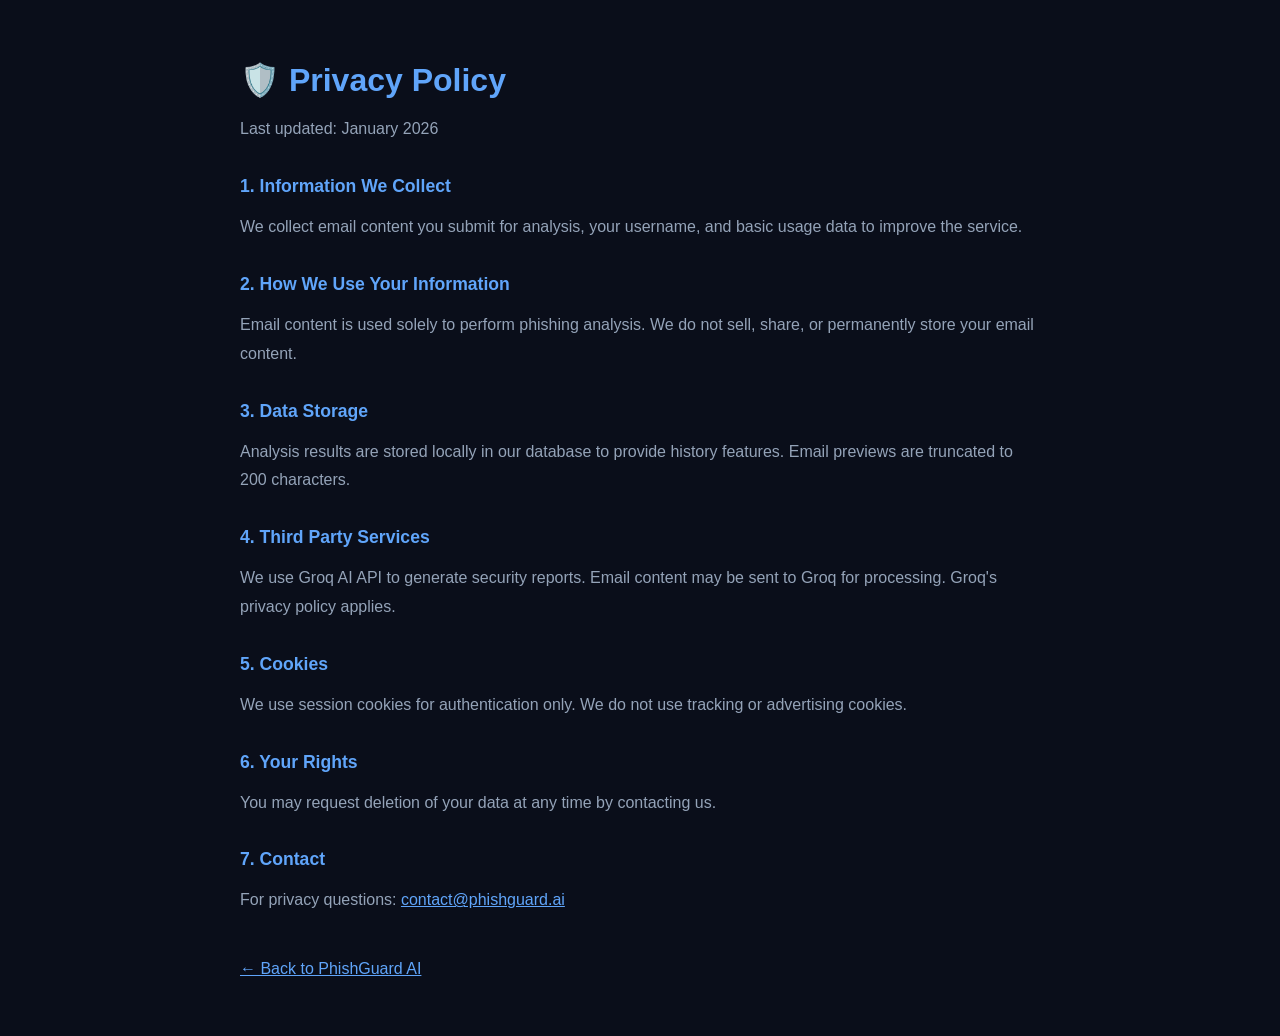
<file: docs/privacy.html>
<!DOCTYPE html>
<html lang="en">
<head>
    <meta charset="UTF-8">
    <title>Privacy Policy — PhishGuard AI</title>
    <style>
        body { font-family: sans-serif; background: #0a0e1a; color: #e2e8f0; max-width: 800px; margin: 0 auto; padding: 40px 20px; }
        h1 { color: #60a5fa; margin-bottom: 8px; }
        h2 { color: #60a5fa; margin-top: 32px; font-size: 1.1rem; }
        p, li { color: #94a3b8; line-height: 1.8; margin-bottom: 12px; }
        a { color: #60a5fa; }
    </style>
</head>
<body>
    <h1>🛡️ Privacy Policy</h1>
    <p>Last updated: January 2026</p>

    <h2>1. Information We Collect</h2>
    <p>We collect email content you submit for analysis, your username, and basic usage data to improve the service.</p>

    <h2>2. How We Use Your Information</h2>
    <p>Email content is used solely to perform phishing analysis. We do not sell, share, or permanently store your email content.</p>

    <h2>3. Data Storage</h2>
    <p>Analysis results are stored locally in our database to provide history features. Email previews are truncated to 200 characters.</p>

    <h2>4. Third Party Services</h2>
    <p>We use Groq AI API to generate security reports. Email content may be sent to Groq for processing. Groq's privacy policy applies.</p>

    <h2>5. Cookies</h2>
    <p>We use session cookies for authentication only. We do not use tracking or advertising cookies.</p>

    <h2>6. Your Rights</h2>
    <p>You may request deletion of your data at any time by contacting us.</p>

    <h2>7. Contact</h2>
    <p>For privacy questions: <a href="mailto:contact@phishguard.ai">contact@phishguard.ai</a></p>

    <p style="margin-top:40px"><a href="/phishguard">← Back to PhishGuard AI</a></p>
</body>
</html>
</file>
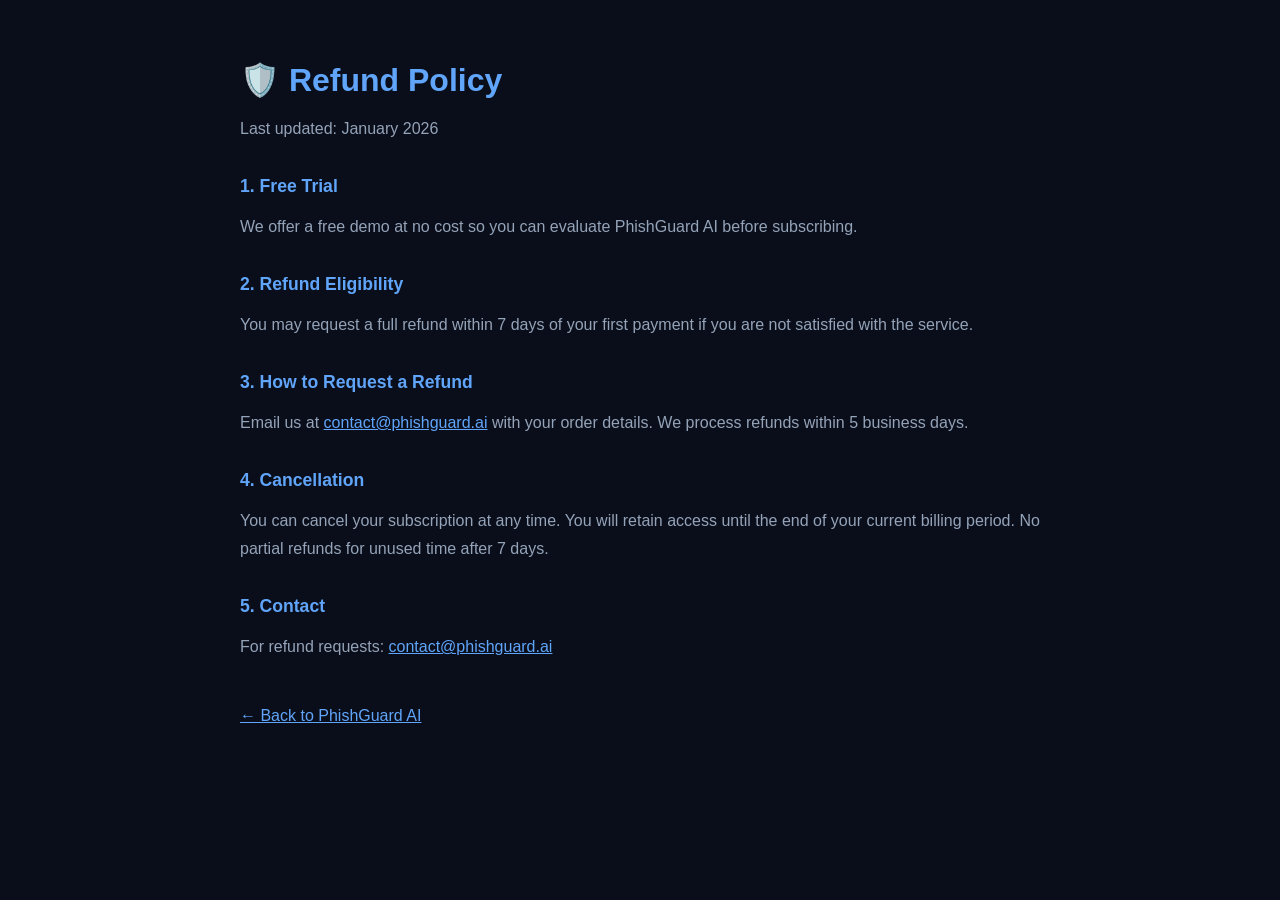
<file: docs/refund.html>
<!DOCTYPE html>
<html lang="en">
<head>
    <meta charset="UTF-8">
    <title>Refund Policy — PhishGuard AI</title>
    <style>
        body { font-family: sans-serif; background: #0a0e1a; color: #e2e8f0; max-width: 800px; margin: 0 auto; padding: 40px 20px; }
        h1 { color: #60a5fa; margin-bottom: 8px; }
        h2 { color: #60a5fa; margin-top: 32px; font-size: 1.1rem; }
        p, li { color: #94a3b8; line-height: 1.8; margin-bottom: 12px; }
        a { color: #60a5fa; }
    </style>
</head>
<body>
    <h1>🛡️ Refund Policy</h1>
    <p>Last updated: January 2026</p>

    <h2>1. Free Trial</h2>
    <p>We offer a free demo at no cost so you can evaluate PhishGuard AI before subscribing.</p>

    <h2>2. Refund Eligibility</h2>
    <p>You may request a full refund within 7 days of your first payment if you are not satisfied with the service.</p>

    <h2>3. How to Request a Refund</h2>
    <p>Email us at <a href="mailto:contact@phishguard.ai">contact@phishguard.ai</a> with your order details. We process refunds within 5 business days.</p>

    <h2>4. Cancellation</h2>
    <p>You can cancel your subscription at any time. You will retain access until the end of your current billing period. No partial refunds for unused time after 7 days.</p>

    <h2>5. Contact</h2>
    <p>For refund requests: <a href="mailto:contact@phishguard.ai">contact@phishguard.ai</a></p>

    <p style="margin-top:40px"><a href="/phishguard">← Back to PhishGuard AI</a></p>
</body>
</html>
</file>
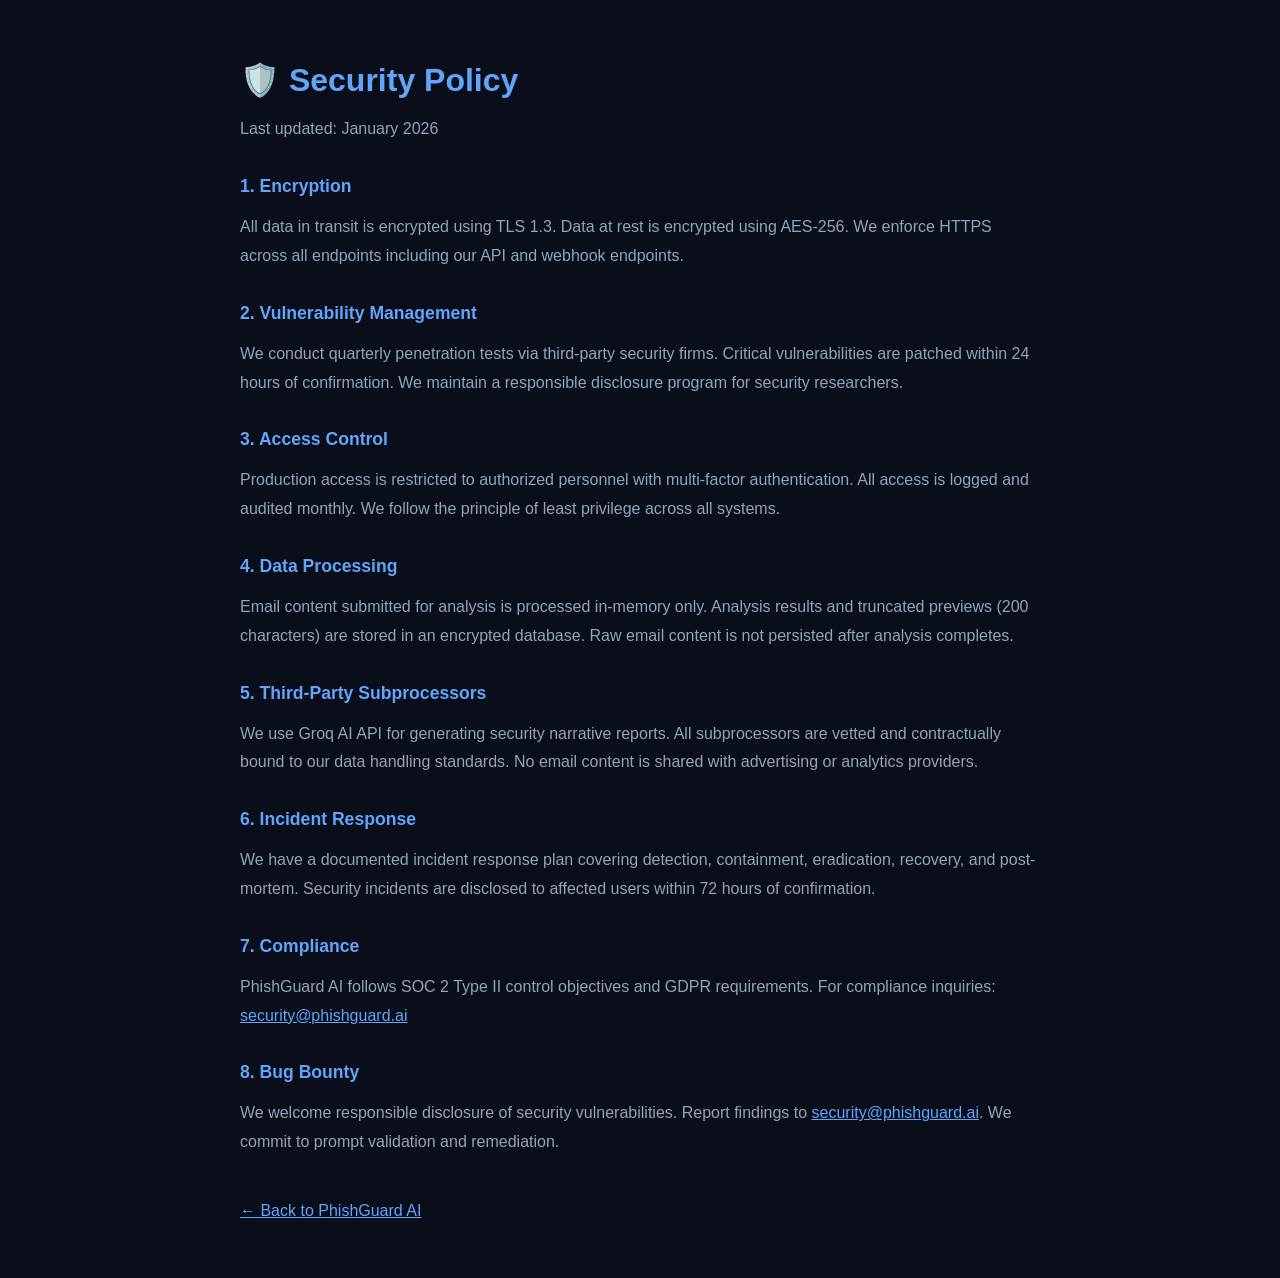
<file: docs/security.html>
<!DOCTYPE html>
<html lang="en">
<head>
    <meta charset="UTF-8">
    <title>Security Policy — PhishGuard AI</title>
    <style>
        body { font-family: sans-serif; background: #0a0e1a; color: #e2e8f0; max-width: 800px; margin: 0 auto; padding: 40px 20px; }
        h1 { color: #60a5fa; margin-bottom: 8px; }
        h2 { color: #60a5fa; margin-top: 32px; font-size: 1.1rem; }
        p, li { color: #94a3b8; line-height: 1.8; margin-bottom: 12px; }
        a { color: #60a5fa; }
    </style>
</head>
<body>
    <h1>🛡️ Security Policy</h1>
    <p>Last updated: January 2026</p>

    <h2>1. Encryption</h2>
    <p>All data in transit is encrypted using TLS 1.3. Data at rest is encrypted using AES-256. We enforce HTTPS across all endpoints including our API and webhook endpoints.</p>

    <h2>2. Vulnerability Management</h2>
    <p>We conduct quarterly penetration tests via third-party security firms. Critical vulnerabilities are patched within 24 hours of confirmation. We maintain a responsible disclosure program for security researchers.</p>

    <h2>3. Access Control</h2>
    <p>Production access is restricted to authorized personnel with multi-factor authentication. All access is logged and audited monthly. We follow the principle of least privilege across all systems.</p>

    <h2>4. Data Processing</h2>
    <p>Email content submitted for analysis is processed in-memory only. Analysis results and truncated previews (200 characters) are stored in an encrypted database. Raw email content is not persisted after analysis completes.</p>

    <h2>5. Third-Party Subprocessors</h2>
    <p>We use Groq AI API for generating security narrative reports. All subprocessors are vetted and contractually bound to our data handling standards. No email content is shared with advertising or analytics providers.</p>

    <h2>6. Incident Response</h2>
    <p>We have a documented incident response plan covering detection, containment, eradication, recovery, and post-mortem. Security incidents are disclosed to affected users within 72 hours of confirmation.</p>

    <h2>7. Compliance</h2>
    <p>PhishGuard AI follows SOC 2 Type II control objectives and GDPR requirements. For compliance inquiries: <a href="mailto:security@phishguard.ai">security@phishguard.ai</a></p>

    <h2>8. Bug Bounty</h2>
    <p>We welcome responsible disclosure of security vulnerabilities. Report findings to <a href="mailto:security@phishguard.ai">security@phishguard.ai</a>. We commit to prompt validation and remediation.</p>

    <p style="margin-top:40px"><a href="/phishguard">← Back to PhishGuard AI</a></p>
</body>
</html>
</file>
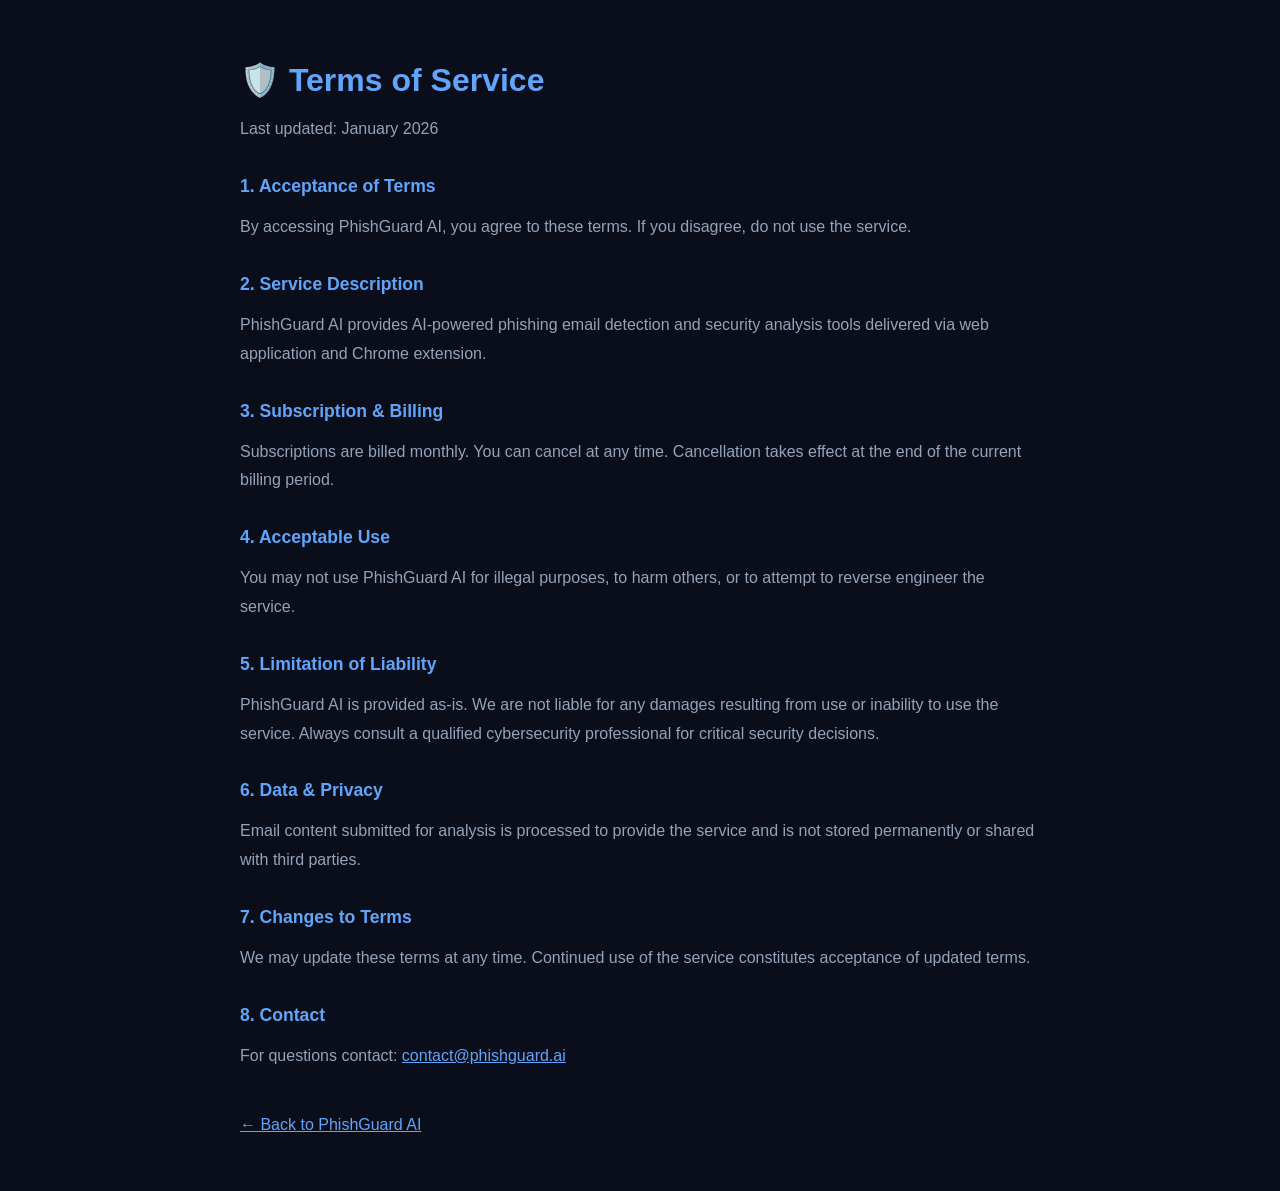
<file: docs/terms.html>
<!DOCTYPE html>
<html lang="en">
<head>
    <meta charset="UTF-8">
    <title>Terms of Service — PhishGuard AI</title>
    <style>
        body { font-family: sans-serif; background: #0a0e1a; color: #e2e8f0; max-width: 800px; margin: 0 auto; padding: 40px 20px; }
        h1 { color: #60a5fa; margin-bottom: 8px; }
        h2 { color: #60a5fa; margin-top: 32px; font-size: 1.1rem; }
        p, li { color: #94a3b8; line-height: 1.8; margin-bottom: 12px; }
        a { color: #60a5fa; }
    </style>
</head>
<body>
    <h1>🛡️ Terms of Service</h1>
    <p>Last updated: January 2026</p>

    <h2>1. Acceptance of Terms</h2>
    <p>By accessing PhishGuard AI, you agree to these terms. If you disagree, do not use the service.</p>

    <h2>2. Service Description</h2>
    <p>PhishGuard AI provides AI-powered phishing email detection and security analysis tools delivered via web application and Chrome extension.</p>

    <h2>3. Subscription & Billing</h2>
    <p>Subscriptions are billed monthly. You can cancel at any time. Cancellation takes effect at the end of the current billing period.</p>

    <h2>4. Acceptable Use</h2>
    <p>You may not use PhishGuard AI for illegal purposes, to harm others, or to attempt to reverse engineer the service.</p>

    <h2>5. Limitation of Liability</h2>
    <p>PhishGuard AI is provided as-is. We are not liable for any damages resulting from use or inability to use the service. Always consult a qualified cybersecurity professional for critical security decisions.</p>

    <h2>6. Data & Privacy</h2>
    <p>Email content submitted for analysis is processed to provide the service and is not stored permanently or shared with third parties.</p>

    <h2>7. Changes to Terms</h2>
    <p>We may update these terms at any time. Continued use of the service constitutes acceptance of updated terms.</p>

    <h2>8. Contact</h2>
    <p>For questions contact: <a href="mailto:contact@phishguard.ai">contact@phishguard.ai</a></p>

    <p style="margin-top:40px"><a href="/phishguard">← Back to PhishGuard AI</a></p>
</body>
</html>
</file>
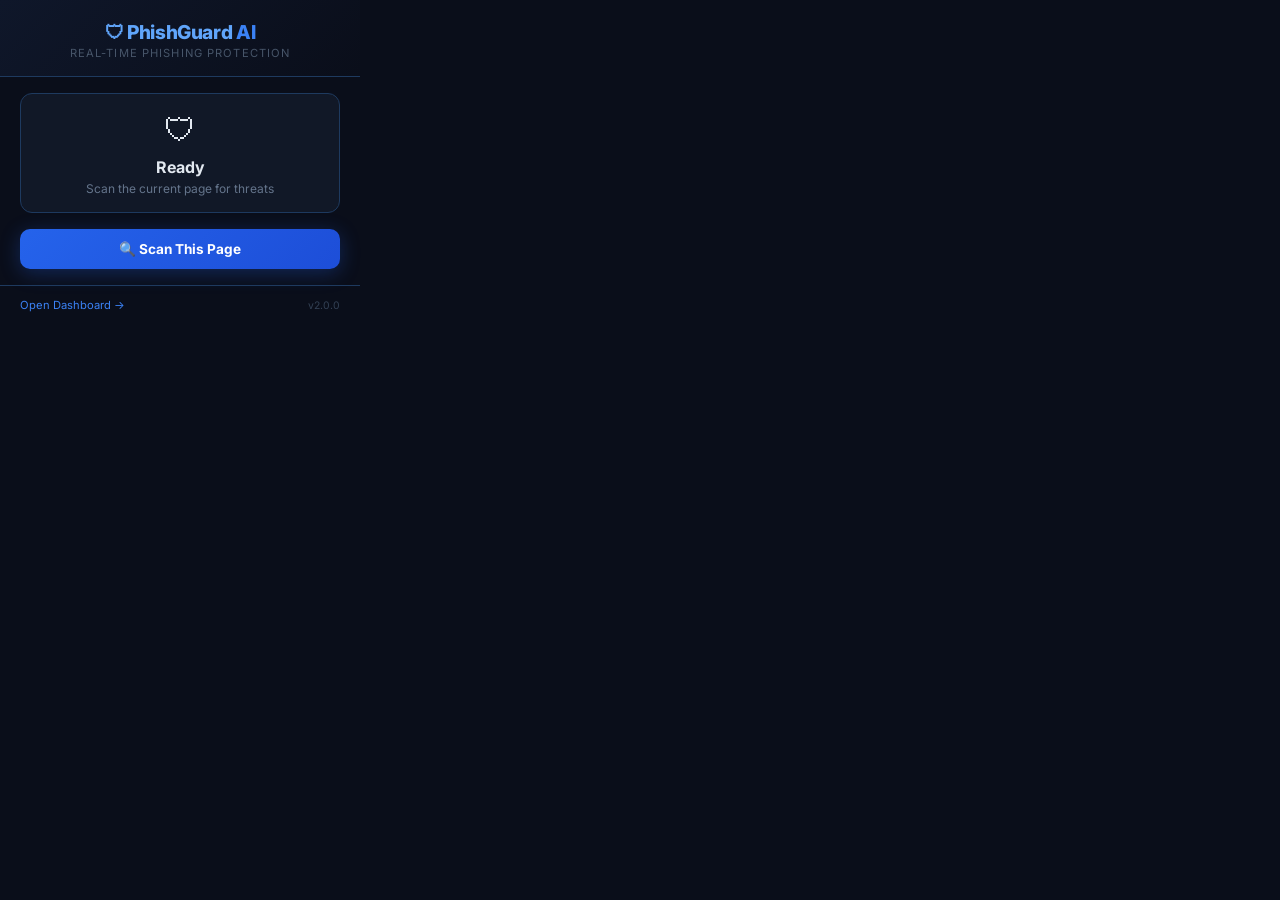
<file: extension/popup.html>
<!DOCTYPE html>
<html lang="en">
<head>
    <meta charset="UTF-8">
    <meta name="viewport" content="width=device-width, initial-scale=1.0">
    <title>PhishGuard AI</title>
    <link rel="preconnect" href="https://fonts.googleapis.com">
    <link href="https://fonts.googleapis.com/css2?family=Inter:wght@400;500;600;700;800&display=swap" rel="stylesheet">
    <style>
        * { margin: 0; padding: 0; box-sizing: border-box; }
        body {
            width: 360px;
            background: #0a0e1a;
            color: #e2e8f0;
            font-family: 'Inter', -apple-system, sans-serif;
            padding: 0;
        }
        .header {
            background: linear-gradient(135deg, #0f172a, #0a0e1a);
            border-bottom: 1px solid #1e3a5f;
            padding: 20px 20px 16px;
            text-align: center;
        }
        .logo {
            font-size: 1.2rem;
            font-weight: 800;
            color: #60a5fa;
            letter-spacing: -0.02em;
        }
        .logo span { color: #3b82f6; }
        .subtitle {
            font-size: 0.7rem;
            color: #475569;
            letter-spacing: 0.1em;
            text-transform: uppercase;
            margin-top: 2px;
        }
        .content { padding: 16px 20px; }
        .status-card {
            background: #111827;
            border: 1px solid #1e3a5f;
            border-radius: 12px;
            padding: 16px;
            text-align: center;
            margin-bottom: 16px;
        }
        .status-card.safe { border-color: #44aa4488; }
        .status-card.warning { border-color: #ff880088; }
        .status-card.danger { border-color: #ff444488; }
        .status-icon { font-size: 2rem; margin-bottom: 8px; }
        .status-text { font-weight: 700; font-size: 1rem; }
        .status-detail { font-size: 0.75rem; color: #64748b; margin-top: 4px; }
        .btn {
            display: block;
            width: 100%;
            padding: 12px;
            background: linear-gradient(135deg, #2563eb, #1d4ed8);
            color: #fff;
            border: none;
            border-radius: 10px;
            font-family: 'Inter', sans-serif;
            font-weight: 700;
            font-size: 0.85rem;
            cursor: pointer;
            transition: all 0.2s;
            box-shadow: 0 4px 20px rgba(37,99,235,0.3);
        }
        .btn:hover { transform: translateY(-1px); box-shadow: 0 6px 24px rgba(37,99,235,0.4); }
        .btn:disabled { opacity: 0.5; cursor: not-allowed; transform: none; }
        .btn-secondary {
            background: transparent;
            border: 1px solid #1e3a5f;
            color: #94a3b8;
            box-shadow: none;
            margin-top: 8px;
        }
        .btn-secondary:hover { border-color: #3b82f6; color: #e2e8f0; box-shadow: none; }
        .metrics {
            display: grid;
            grid-template-columns: repeat(3, 1fr);
            gap: 8px;
            margin: 16px 0;
        }
        .metric {
            background: #111827;
            border: 1px solid #1e3a5f;
            border-radius: 10px;
            padding: 12px 8px;
            text-align: center;
        }
        .metric-value {
            font-size: 1.4rem;
            font-weight: 800;
            color: #60a5fa;
        }
        .metric-value.danger { color: #ff4444; }
        .metric-value.warning { color: #ffaa00; }
        .metric-label {
            font-size: 0.6rem;
            color: #475569;
            text-transform: uppercase;
            letter-spacing: 0.08em;
            margin-top: 4px;
        }
        .result-details {
            background: #111827;
            border: 1px solid #1e3a5f;
            border-radius: 10px;
            padding: 14px;
            margin-top: 12px;
            max-height: 200px;
            overflow-y: auto;
        }
        .result-details::-webkit-scrollbar { width: 4px; }
        .result-details::-webkit-scrollbar-thumb { background: #1e3a5f; border-radius: 2px; }
        .detail-item {
            font-size: 0.75rem;
            color: #94a3b8;
            padding: 4px 0;
            border-bottom: 1px solid #1e3a5f44;
        }
        .detail-item:last-child { border-bottom: none; }
        .detail-item strong { color: #e2e8f0; }
        .tag {
            display: inline-block;
            background: #1e3a5f;
            color: #60a5fa;
            border-radius: 4px;
            padding: 2px 6px;
            font-size: 0.65rem;
            margin: 2px;
        }
        .footer {
            padding: 12px 20px;
            border-top: 1px solid #1e3a5f;
            display: flex;
            justify-content: space-between;
            align-items: center;
        }
        .footer a {
            color: #3b82f6;
            font-size: 0.7rem;
            text-decoration: none;
        }
        .footer a:hover { text-decoration: underline; }
        .footer-version {
            color: #334155;
            font-size: 0.65rem;
        }
        .error-box {
            background: #2a0a0a;
            border: 1px solid #ff444444;
            border-radius: 8px;
            padding: 12px;
            color: #ff8888;
            font-size: 0.8rem;
            margin-bottom: 12px;
        }
        @keyframes spin {
            from { transform: rotate(0deg); }
            to { transform: rotate(360deg); }
        }
        .spinner {
            display: inline-block;
            width: 16px;
            height: 16px;
            border: 2px solid #1e3a5f;
            border-top-color: #60a5fa;
            border-radius: 50%;
            animation: spin 0.8s linear infinite;
            margin-right: 8px;
            vertical-align: middle;
        }
    </style>
</head>
<body>
    <div class="header">
        <div class="logo">🛡 PhishGuard <span>AI</span></div>
        <div class="subtitle">Real-time Phishing Protection</div>
    </div>

    <div class="content">
        <div class="status-card" id="statusCard">
            <div class="status-icon" id="statusIcon">🛡</div>
            <div class="status-text" id="statusText">Ready</div>
            <div class="status-detail" id="statusDetail">Scan the current page for threats</div>
        </div>

        <button class="btn" id="scanBtn">🔍 Scan This Page</button>

        <div id="metricsContainer" style="display:none">
            <div class="metrics">
                <div class="metric">
                    <div class="metric-value" id="metricScore">—</div>
                    <div class="metric-label">Risk Score</div>
                </div>
                <div class="metric">
                    <div class="metric-value" id="metricUrls">—</div>
                    <div class="metric-label">URLs Found</div>
                </div>
                <div class="metric">
                    <div class="metric-value" id="metricKeywords">—</div>
                    <div class="metric-label">Keywords</div>
                </div>
            </div>
        </div>

        <div id="detailsContainer"></div>
        <div id="errorContainer"></div>
    </div>

    <div class="footer">
        <a href="https://phishguard-okmkdupa4om23rq6e78bad.streamlit.app" target="_blank">Open Dashboard →</a>
        <span class="footer-version">v2.0.0</span>
    </div>

    <script src="popup.js"></script>
</body>
</html>
</file>
